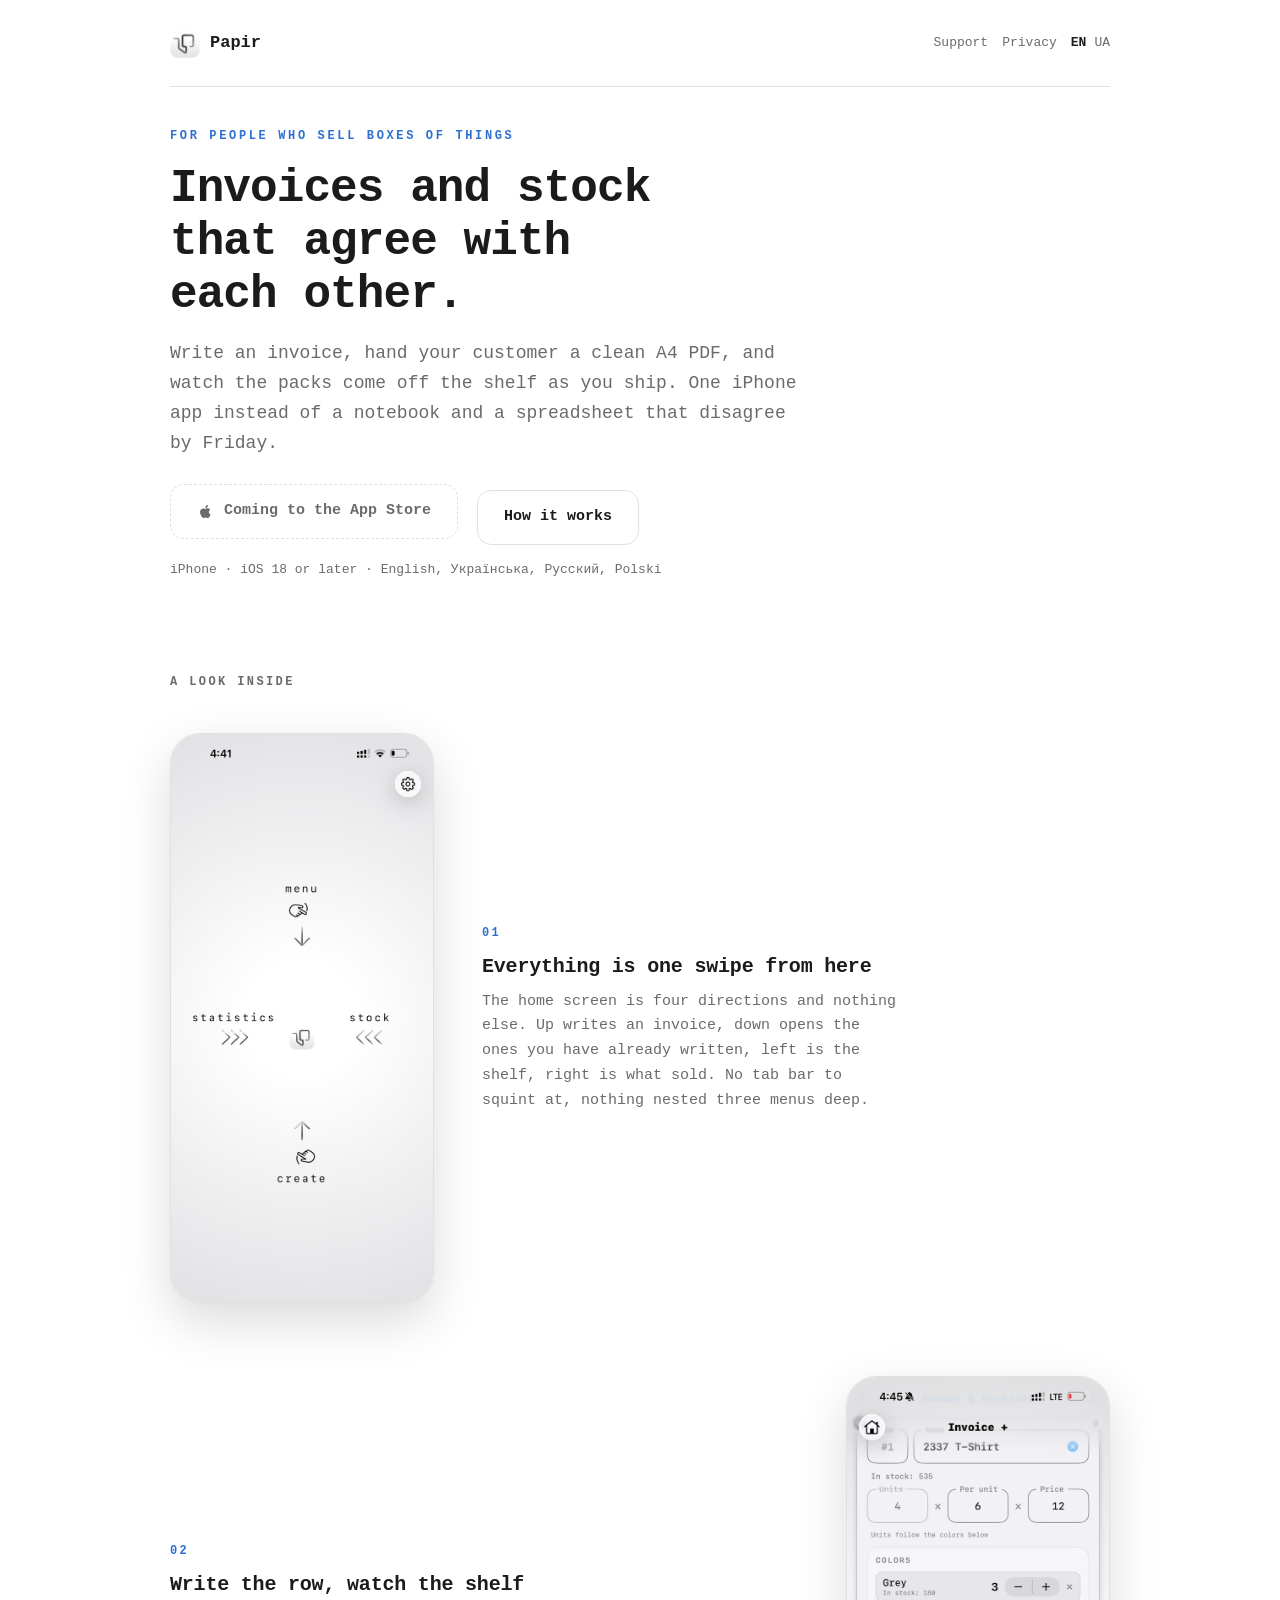
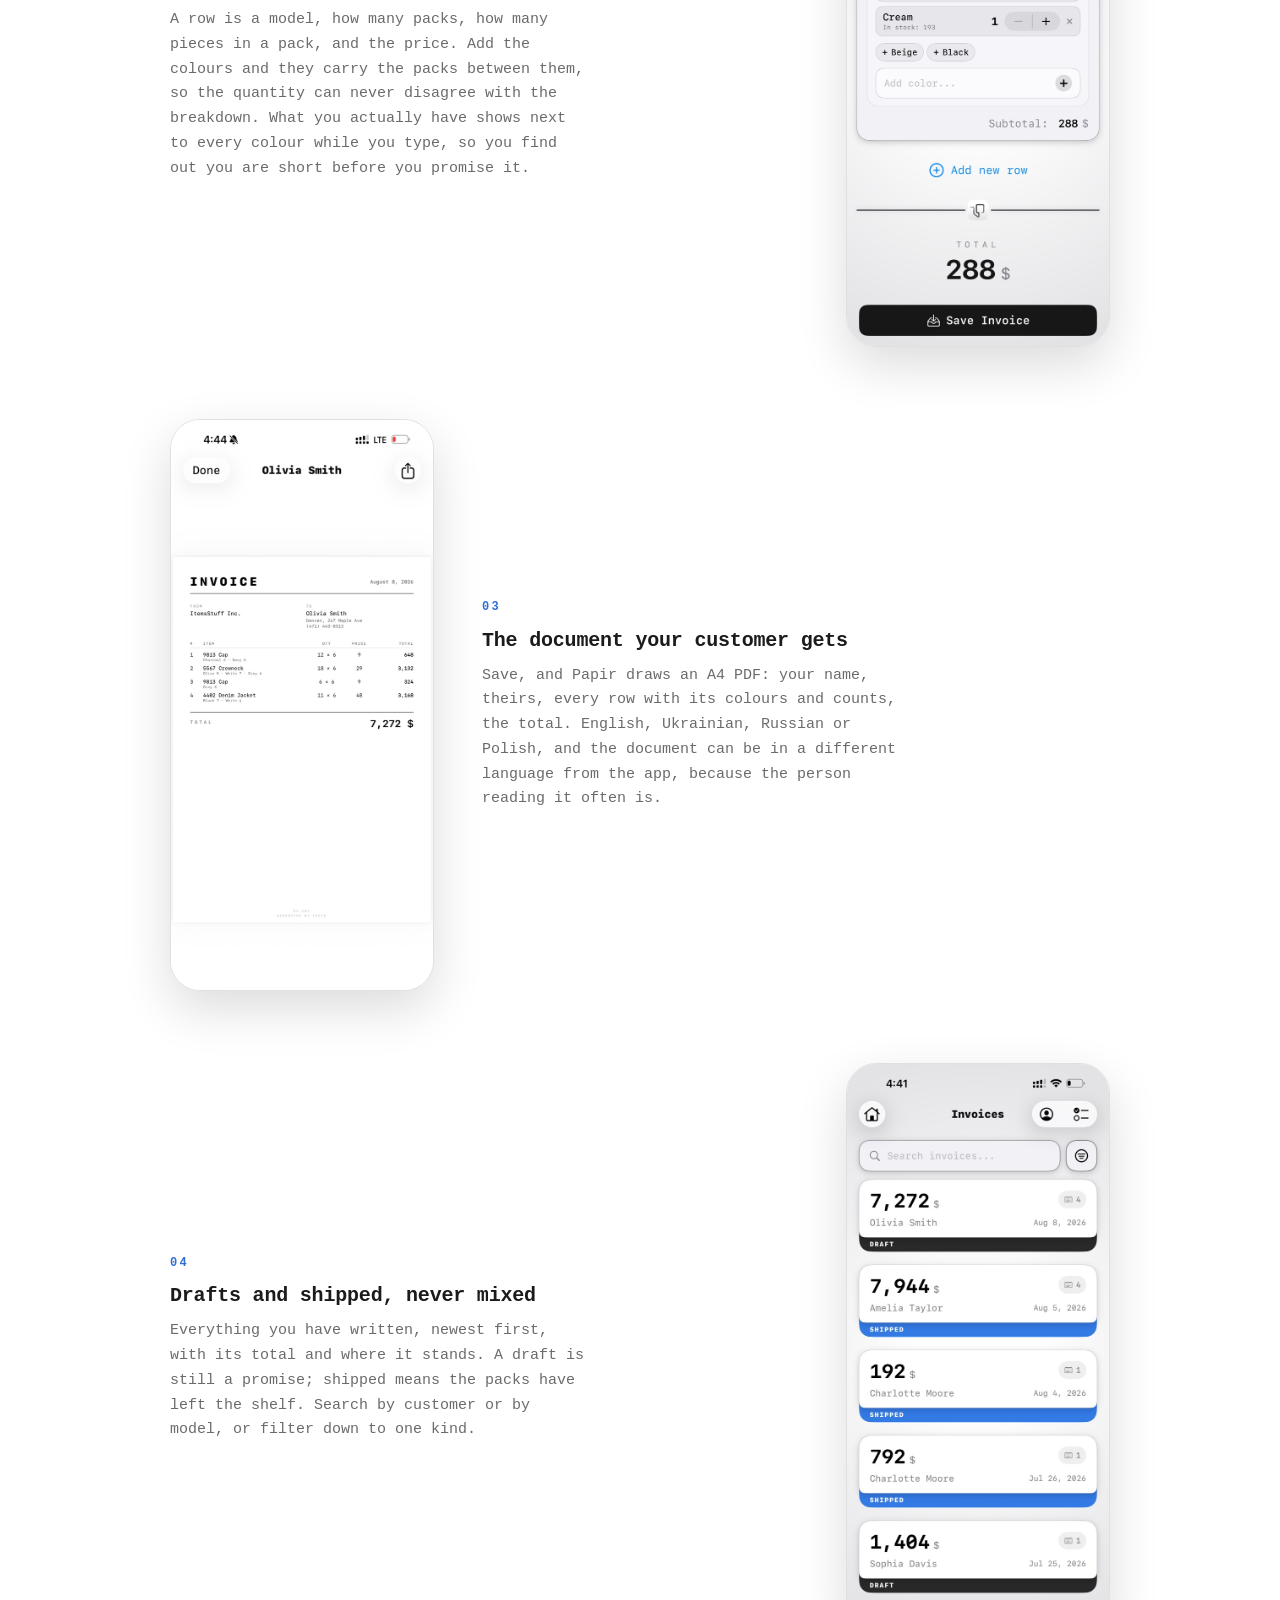
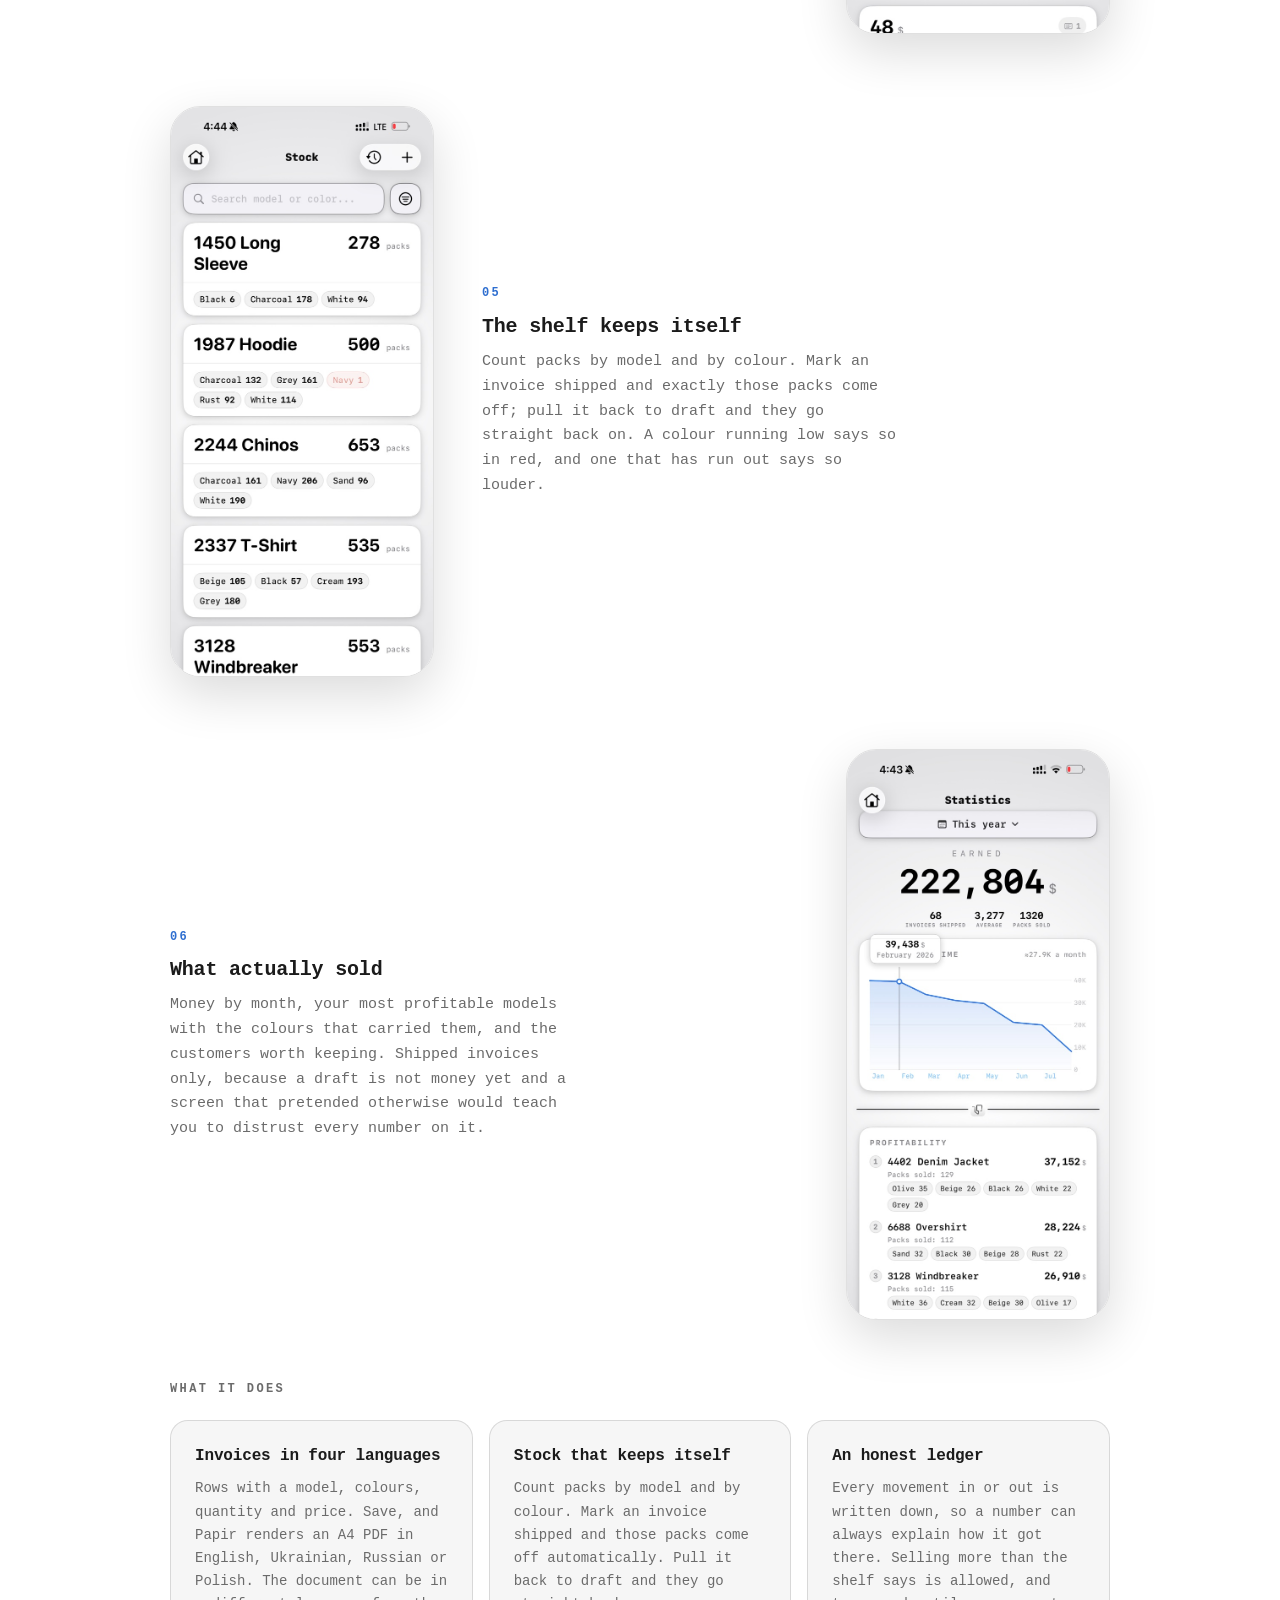
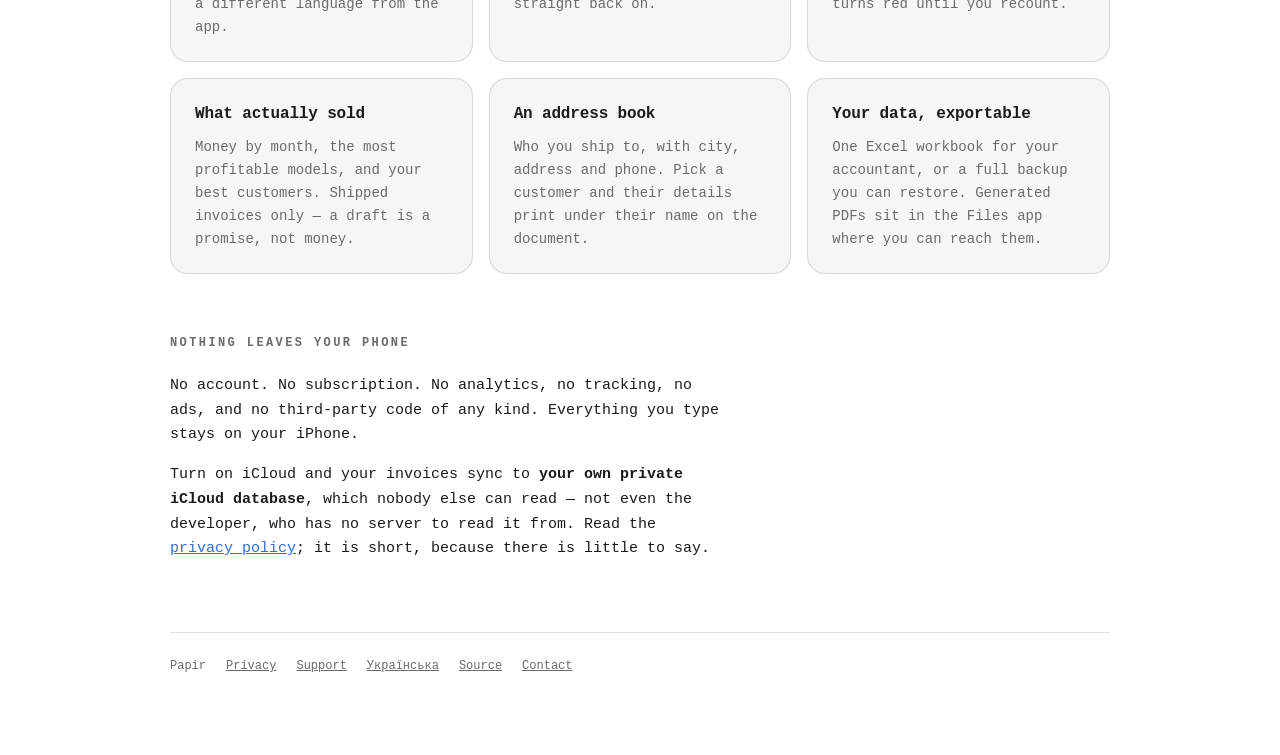
<file: docs/index.html>
<!DOCTYPE html>
<html lang="en">
<head>
<meta charset="utf-8">
<meta name="viewport" content="width=device-width, initial-scale=1">

<title>Papir — Invoices &amp; Stock for small wholesalers</title>
<meta name="description" content="Write an invoice, hand over a clean A4 PDF, and watch the packs come off the shelf as you ship. An iPhone app for small wholesalers. No account, no subscription, nothing leaves your phone.">
<link rel="canonical" href="https://kaisse99.github.io/PapirInvoiceGenerator/">

<link rel="alternate" hreflang="en" href="https://kaisse99.github.io/PapirInvoiceGenerator/">
<link rel="alternate" hreflang="uk" href="https://kaisse99.github.io/PapirInvoiceGenerator/uk.html">
<link rel="alternate" hreflang="x-default" href="https://kaisse99.github.io/PapirInvoiceGenerator/">

<meta property="og:type" content="website">
<meta property="og:site_name" content="Papir">
<meta property="og:title" content="Papir — Invoices &amp; Stock for small wholesalers">
<meta property="og:description" content="Write an invoice, hand over a clean A4 PDF, and watch the packs come off the shelf as you ship. No account, no subscription, nothing leaves your phone.">
<meta property="og:url" content="https://kaisse99.github.io/PapirInvoiceGenerator/">
<meta property="og:image" content="https://kaisse99.github.io/PapirInvoiceGenerator/img/icon.png">
<meta property="og:locale" content="en">
<meta property="og:locale:alternate" content="uk">
<meta name="twitter:card" content="summary_large_image">
<meta name="twitter:title" content="Papir — Invoices &amp; Stock for small wholesalers">
<meta name="twitter:description" content="Invoices, stock and statistics in one iPhone app. No account, no tracking.">
<meta name="twitter:image" content="https://kaisse99.github.io/PapirInvoiceGenerator/img/icon.png">

<link rel="icon" href="img/icon.png">
<link rel="apple-touch-icon" href="img/icon.png">
<link rel="stylesheet" href="site.css">

<script type="application/ld+json">
{
  "@context": "https://schema.org",
  "@type": "SoftwareApplication",
  "name": "Papir",
  "alternateName": "Papir: Invoice & Inventory",
  "applicationCategory": "BusinessApplication",
  "operatingSystem": "iOS 18.0 or later",
  "description": "Invoicing and stock tracking for small wholesalers. Write an invoice, generate an A4 PDF in four languages, and let stock update itself as orders ship.",
  "image": "https://kaisse99.github.io/PapirInvoiceGenerator/img/icon.png",
  "url": "https://kaisse99.github.io/PapirInvoiceGenerator/",
  "inLanguage": ["en", "uk", "ru", "pl"],
  "offers": { "@type": "Offer", "price": "0", "priceCurrency": "USD" },
  "author": { "@type": "Person", "name": "Mykyta Varnikov" }
}
</script>
</head>
<body>
<div class="wrap">

<nav>
  <a class="brand" href="index.html">
    <img src="img/icon.png" alt="Papir app icon" width="30" height="30">
    <span>Papir</span>
  </a>
  <span class="spacer"></span>
  <a class="link" href="support.html">Support</a>
  <a class="link" href="privacy.html">Privacy</a>
  <span class="langs">
    <a href="index.html" aria-current="true">EN</a>
    <a href="uk.html">UA</a>
  </span>
</nav>

<header class="hero">
  <p class="kicker">For people who sell boxes of things</p>
  <h1>Invoices and stock that agree with each other.</h1>
  <p class="lede">Write an invoice, hand your customer a clean A4 PDF, and watch the
  packs come off the shelf as you ship. One iPhone app instead of a notebook and a
  spreadsheet that disagree by Friday.</p>
  <!-- When Papir is live on the App Store, replace the span below with:
       <a class="cta store" href="https://apps.apple.com/app/id6771679178">
         <svg viewBox="0 0 24 24" aria-hidden="true"><path d="M16.7 12.8c0-2.3 1.9-3.4 2-3.5-1.1-1.6-2.8-1.8-3.4-1.8-1.4-.1-2.8.9-3.5.9-.7 0-1.8-.9-3-.8-1.5 0-2.9.9-3.7 2.2-1.6 2.7-.4 6.8 1.1 9 .8 1.1 1.7 2.3 2.9 2.3 1.2 0 1.6-.7 3-.7s1.8.7 3 .7c1.2 0 2-1.1 2.8-2.2.9-1.3 1.2-2.5 1.3-2.6-.1 0-2.5-1-2.5-3.5zM14.5 5.9c.6-.8 1-1.9.9-3-.9 0-2.1.6-2.7 1.4-.6.7-1.1 1.8-1 2.9 1 .1 2.1-.5 2.8-1.3z"/></svg>
         Download on the App Store
       </a>
       and add "downloadUrl" with the same address to the JSON-LD block above. -->
  <span class="cta store pending" aria-disabled="true">
    <svg viewBox="0 0 24 24" aria-hidden="true"><path d="M16.7 12.8c0-2.3 1.9-3.4 2-3.5-1.1-1.6-2.8-1.8-3.4-1.8-1.4-.1-2.8.9-3.5.9-.7 0-1.8-.9-3-.8-1.5 0-2.9.9-3.7 2.2-1.6 2.7-.4 6.8 1.1 9 .8 1.1 1.7 2.3 2.9 2.3 1.2 0 1.6-.7 3-.7s1.8.7 3 .7c1.2 0 2-1.1 2.8-2.2.9-1.3 1.2-2.5 1.3-2.6-.1 0-2.5-1-2.5-3.5zM14.5 5.9c.6-.8 1-1.9.9-3-.9 0-2.1.6-2.7 1.4-.6.7-1.1 1.8-1 2.9 1 .1 2.1-.5 2.8-1.3z"/></svg>
    Coming to the App Store
  </span>
  <a class="cta secondary" href="support.html">How it works</a>
  <p class="note">iPhone · iOS 18 or later · English, Українська, Русский, Polski</p>
</header>

<h2 id="tour">A look inside</h2>

<div class="tour">

  <section class="step">
    <figure class="shot">
      <img src="img/1-home.jpg" alt="Papir home screen: swipe up to write an invoice, down for invoices, left for stock, right for statistics" width="620" height="1347" loading="lazy">
    </figure>
    <div class="says">
      <span class="step-index">01</span>
      <h3>Everything is one swipe from here</h3>
      <p>The home screen is four directions and nothing else. Up writes an
      invoice, down opens the ones you have already written, left is the shelf,
      right is what sold. No tab bar to squint at, nothing nested three menus
      deep.</p>
    </div>
  </section>

  <section class="step">
    <figure class="shot">
      <img src="img/2-write.jpg" alt="Writing an invoice row in Papir: model, units, pieces per pack and price, with each colour carrying its own pack count and its stock shown beside it" width="620" height="1347" loading="lazy">
    </figure>
    <div class="says">
      <span class="step-index">02</span>
      <h3>Write the row, watch the shelf</h3>
      <p>A row is a model, how many packs, how many pieces in a pack, and the
      price. Add the colours and they carry the packs between them, so the
      quantity can never disagree with the breakdown. What you actually have
      shows next to every colour while you type, so you find out you are short
      before you promise it.</p>
    </div>
  </section>

  <section class="step">
    <figure class="shot">
      <img src="img/3-pdf.jpg" alt="The A4 PDF Papir renders from an invoice: both parties, numbered rows with their colours and quantities, and the total" width="620" height="1347" loading="lazy">
    </figure>
    <div class="says">
      <span class="step-index">03</span>
      <h3>The document your customer gets</h3>
      <p>Save, and Papir draws an A4 PDF: your name, theirs, every row with its
      colours and counts, the total. English, Ukrainian, Russian or Polish, and
      the document can be in a different language from the app, because the
      person reading it often is.</p>
    </div>
  </section>

  <section class="step">
    <figure class="shot">
      <img src="img/4-invoices.jpg" alt="The invoice list in Papir, each card showing its total, the customer, the date and whether it is a draft or shipped" width="620" height="1347" loading="lazy">
    </figure>
    <div class="says">
      <span class="step-index">04</span>
      <h3>Drafts and shipped, never mixed</h3>
      <p>Everything you have written, newest first, with its total and where it
      stands. A draft is still a promise; shipped means the packs have left the
      shelf. Search by customer or by model, or filter down to one kind.</p>
    </div>
  </section>

  <section class="step">
    <figure class="shot">
      <img src="img/5-stock.jpg" alt="The stock screen in Papir: a card per model with its total packs and a chip per colour, one of them low and marked in red" width="620" height="1347" loading="lazy">
    </figure>
    <div class="says">
      <span class="step-index">05</span>
      <h3>The shelf keeps itself</h3>
      <p>Count packs by model and by colour. Mark an invoice shipped and exactly
      those packs come off; pull it back to draft and they go straight back on.
      A colour running low says so in red, and one that has run out says so
      louder.</p>
    </div>
  </section>

  <section class="step">
    <figure class="shot">
      <img src="img/6-statistics.jpg" alt="Papir statistics: money earned this year, a sales chart by month, and the most profitable models with the colours that sold" width="620" height="1347" loading="lazy">
    </figure>
    <div class="says">
      <span class="step-index">06</span>
      <h3>What actually sold</h3>
      <p>Money by month, your most profitable models with the colours that
      carried them, and the customers worth keeping. Shipped invoices only,
      because a draft is not money yet and a screen that pretended otherwise
      would teach you to distrust every number on it.</p>
    </div>
  </section>

</div>

<h2 id="what">What it does</h2>

<div class="grid">
  <div class="card">
    <h3>Invoices in four languages</h3>
    <p>Rows with a model, colours, quantity and price. Save, and Papir renders an
    A4 PDF in English, Ukrainian, Russian or Polish. The document can be in a
    different language from the app.</p>
  </div>
  <div class="card">
    <h3>Stock that keeps itself</h3>
    <p>Count packs by model and by colour. Mark an invoice shipped and those packs
    come off automatically. Pull it back to draft and they go straight back on.</p>
  </div>
  <div class="card">
    <h3>An honest ledger</h3>
    <p>Every movement in or out is written down, so a number can always explain how
    it got there. Selling more than the shelf says is allowed, and turns red until
    you recount.</p>
  </div>
  <div class="card">
    <h3>What actually sold</h3>
    <p>Money by month, the most profitable models, and your best customers. Shipped
    invoices only — a draft is a promise, not money.</p>
  </div>
  <div class="card">
    <h3>An address book</h3>
    <p>Who you ship to, with city, address and phone. Pick a customer and their
    details print under their name on the document.</p>
  </div>
  <div class="card">
    <h3>Your data, exportable</h3>
    <p>One Excel workbook for your accountant, or a full backup you can restore.
    Generated PDFs sit in the Files app where you can reach them.</p>
  </div>
</div>

<h2>Nothing leaves your phone</h2>

<p class="body">No account. No subscription. No analytics, no tracking, no ads, and
no third-party code of any kind. Everything you type stays on your iPhone.</p>

<p class="body">Turn on iCloud and your invoices sync to <strong>your own private
iCloud database</strong>, which nobody else can read — not even the developer, who
has no server to read it from. Read the
<a href="privacy.html">privacy policy</a>; it is short, because there is little
to say.</p>

<footer>
  <span>Papir</span>
  <a href="privacy.html">Privacy</a>
  <a href="support.html">Support</a>
  <a href="uk.html">Українська</a>
  <a href="https://github.com/Kaisse99/PapirInvoiceGenerator">Source</a>
  <a href="mailto:kaisse99uuu@gmail.com">Contact</a>
</footer>

</div>
</body>
</html>
</file>
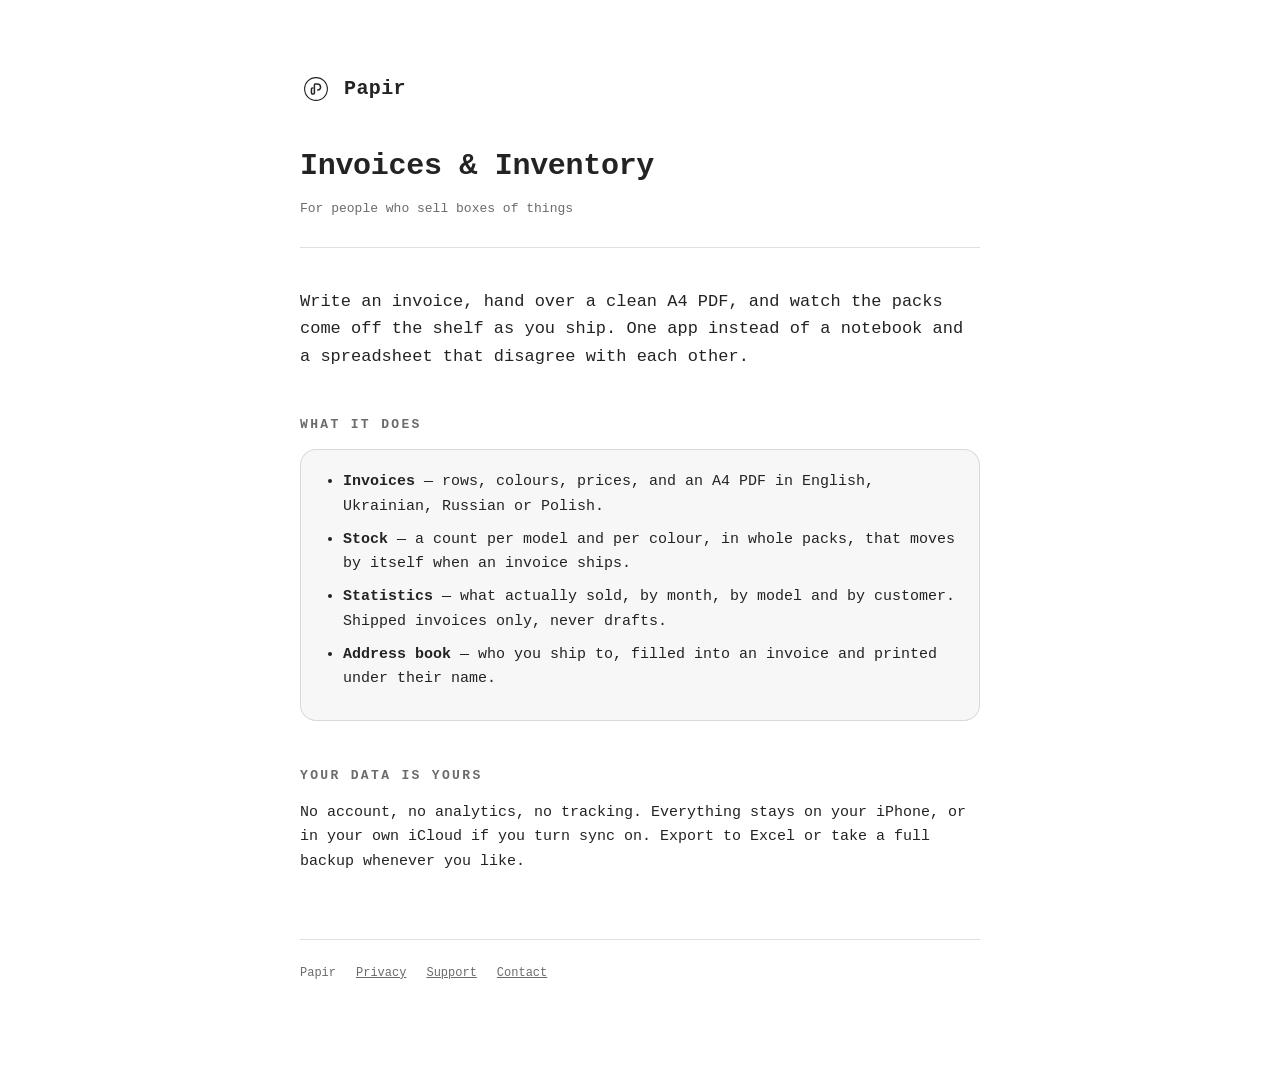
<file: docs/site/index.html>
<!DOCTYPE html>
<html lang="en">
<head>
<meta charset="utf-8">
<meta name="viewport" content="width=device-width, initial-scale=1">
<title>Papir — Invoices &amp; Inventory</title>
<meta name="description" content="Write an invoice, count what is on the shelf, and know what sold. An iPhone app for small wholesalers.">
<link rel="stylesheet" href="style.css">
</head>
<body>
<div class="wrap">

<header>
  <a class="mark" href="index.html">
    <svg width="32" height="32" viewBox="0 0 738 738" aria-hidden="true">
      <circle cx="369" cy="369" r="262" fill="none" stroke="currentColor" stroke-width="26"/>
      <path d="M408.751 391.264C502.091 391.264 491.609 256 400.765 256C374.793 256 358.082 256 347.46 256C336.414 256 332.382 264.954 332.382 276V462C332.382 473.046 323.428 482 312.382 482H284C272.954 482 264 473.046 264 462V364.636C264 353.59 272.954 344.636 284 344.636H291.952" fill="none" stroke="currentColor" stroke-width="34" stroke-linecap="round"/>
    </svg>
    <span>Papir</span>
  </a>
  <h1>Invoices &amp; Inventory</h1>
  <p class="sub">For people who sell boxes of things</p>
</header>

<p class="lede">Write an invoice, hand over a clean A4 PDF, and watch the packs
come off the shelf as you ship. One app instead of a notebook and a
spreadsheet that disagree with each other.</p>

<h2>What it does</h2>

<div class="card">
<ul>
  <li><strong>Invoices</strong> — rows, colours, prices, and an A4 PDF in
  English, Ukrainian, Russian or Polish.</li>
  <li><strong>Stock</strong> — a count per model and per colour, in whole
  packs, that moves by itself when an invoice ships.</li>
  <li><strong>Statistics</strong> — what actually sold, by month, by model and
  by customer. Shipped invoices only, never drafts.</li>
  <li><strong>Address book</strong> — who you ship to, filled into an invoice
  and printed under their name.</li>
</ul>
</div>

<h2>Your data is yours</h2>

<p>No account, no analytics, no tracking. Everything stays on your iPhone, or
in your own iCloud if you turn sync on. Export to Excel or take a full backup
whenever you like.</p>

<footer>
  <span>Papir</span>
  <a href="privacy.html">Privacy</a>
  <a href="support.html">Support</a>
  <a href="mailto:kaisse99uuu@gmail.com">Contact</a>
</footer>

</div>
</body>
</html>
</file>
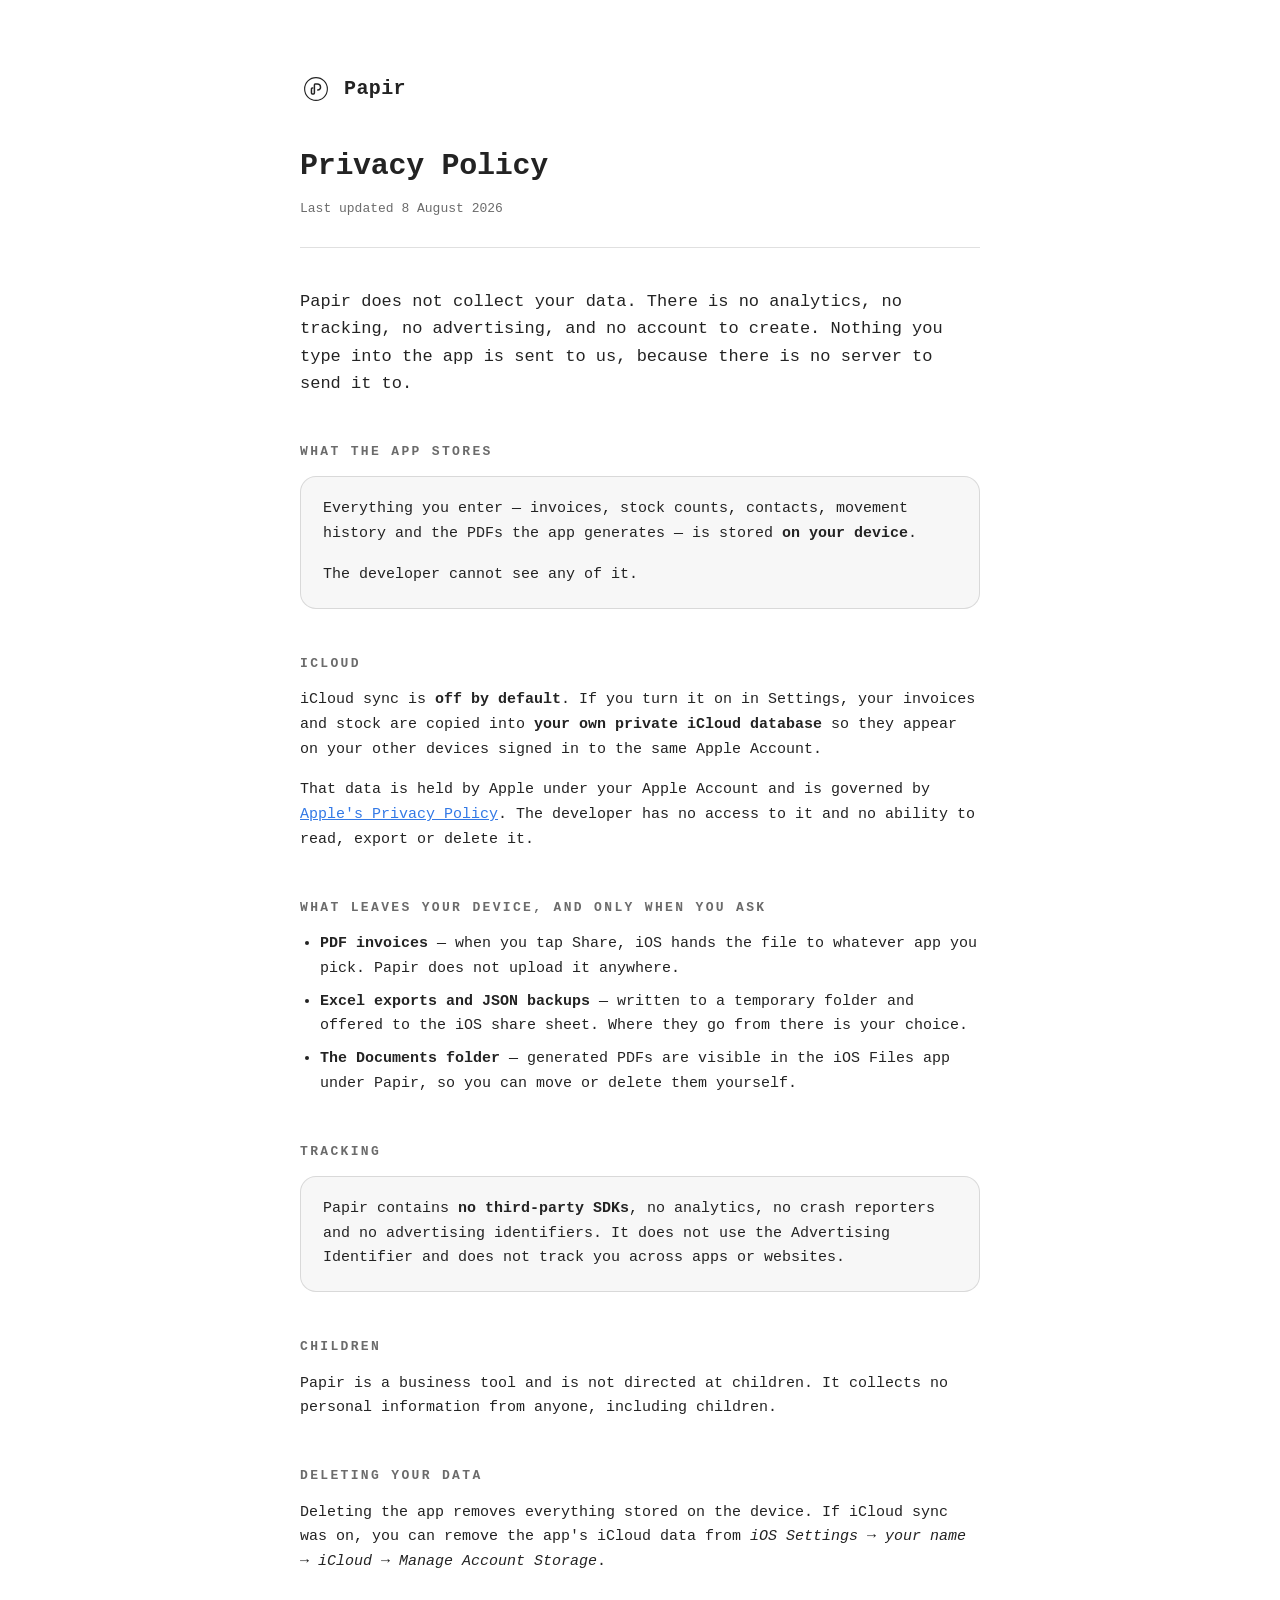
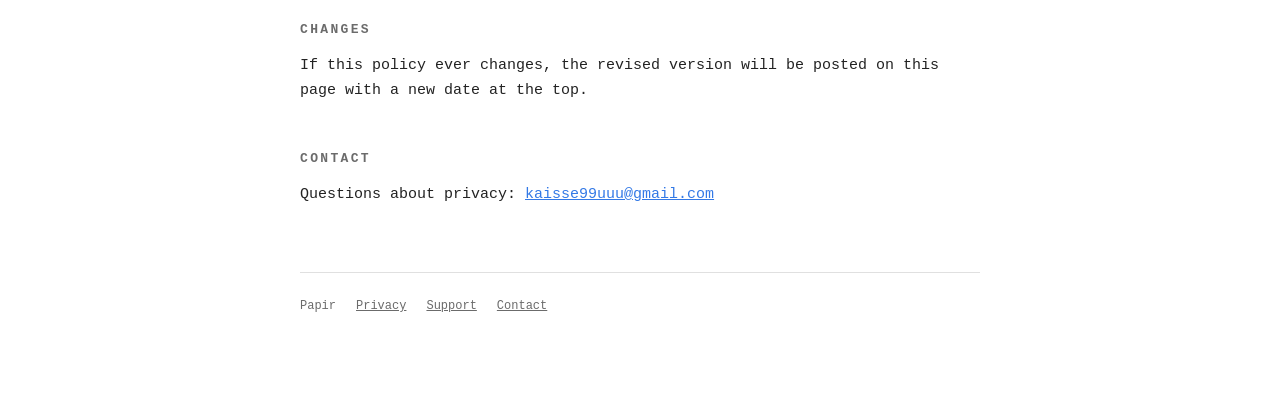
<file: docs/privacy.html>
<!DOCTYPE html>
<html lang="en">
<head>
<meta charset="utf-8">
<meta name="viewport" content="width=device-width, initial-scale=1">
<title>Privacy Policy — Papir</title>
<meta name="description" content="Papir collects nothing. Your invoices and stock stay on your device, or in your own iCloud account.">
<link rel="stylesheet" href="style.css">
</head>
<body>
<div class="wrap">

<header>
  <a class="mark" href="index.html">
    <svg width="32" height="32" viewBox="0 0 738 738" aria-hidden="true">
      <circle cx="369" cy="369" r="262" fill="none" stroke="currentColor" stroke-width="26"/>
      <path d="M408.751 391.264C502.091 391.264 491.609 256 400.765 256C374.793 256 358.082 256 347.46 256C336.414 256 332.382 264.954 332.382 276V462C332.382 473.046 323.428 482 312.382 482H284C272.954 482 264 473.046 264 462V364.636C264 353.59 272.954 344.636 284 344.636H291.952" fill="none" stroke="currentColor" stroke-width="34" stroke-linecap="round"/>
    </svg>
    <span>Papir</span>
  </a>
  <h1>Privacy Policy</h1>
  <p class="sub">Last updated 8 August 2026</p>
</header>

<p class="lede">Papir does not collect your data. There is no analytics, no
tracking, no advertising, and no account to create. Nothing you type into the
app is sent to us, because there is no server to send it to.</p>

<h2>What the app stores</h2>

<div class="card">
<p>Everything you enter — invoices, stock counts, contacts, movement history
and the PDFs the app generates — is stored <strong>on your device</strong>.</p>
<p>The developer cannot see any of it.</p>
</div>

<h2>iCloud</h2>

<p>iCloud sync is <strong>off by default</strong>. If you turn it on in
Settings, your invoices and stock are copied into <strong>your own private
iCloud database</strong> so they appear on your other devices signed in to the
same Apple Account.</p>

<p>That data is held by Apple under your Apple Account and is governed by
<a href="https://www.apple.com/legal/privacy/">Apple's Privacy Policy</a>. The
developer has no access to it and no ability to read, export or delete it.</p>

<h2>What leaves your device, and only when you ask</h2>

<ul>
  <li><strong>PDF invoices</strong> — when you tap Share, iOS hands the file to
  whatever app you pick. Papir does not upload it anywhere.</li>
  <li><strong>Excel exports and JSON backups</strong> — written to a temporary
  folder and offered to the iOS share sheet. Where they go from there is your
  choice.</li>
  <li><strong>The Documents folder</strong> — generated PDFs are visible in the
  iOS Files app under Papir, so you can move or delete them yourself.</li>
</ul>

<h2>Tracking</h2>

<div class="card">
<p>Papir contains <strong>no third-party SDKs</strong>, no analytics, no crash
reporters and no advertising identifiers. It does not use the Advertising
Identifier and does not track you across apps or websites.</p>
</div>

<h2>Children</h2>

<p>Papir is a business tool and is not directed at children. It collects no
personal information from anyone, including children.</p>

<h2>Deleting your data</h2>

<p>Deleting the app removes everything stored on the device. If iCloud sync was
on, you can remove the app's iCloud data from
<em>iOS Settings → your name → iCloud → Manage Account Storage</em>.</p>

<h2>Changes</h2>

<p>If this policy ever changes, the revised version will be posted on this page
with a new date at the top.</p>

<h2>Contact</h2>

<p>Questions about privacy: <a href="mailto:kaisse99uuu@gmail.com">kaisse99uuu@gmail.com</a></p>

<footer>
  <span>Papir</span>
  <a href="privacy.html">Privacy</a>
  <a href="support.html">Support</a>
  <a href="mailto:kaisse99uuu@gmail.com">Contact</a>
</footer>

</div>
</body>
</html>
</file>
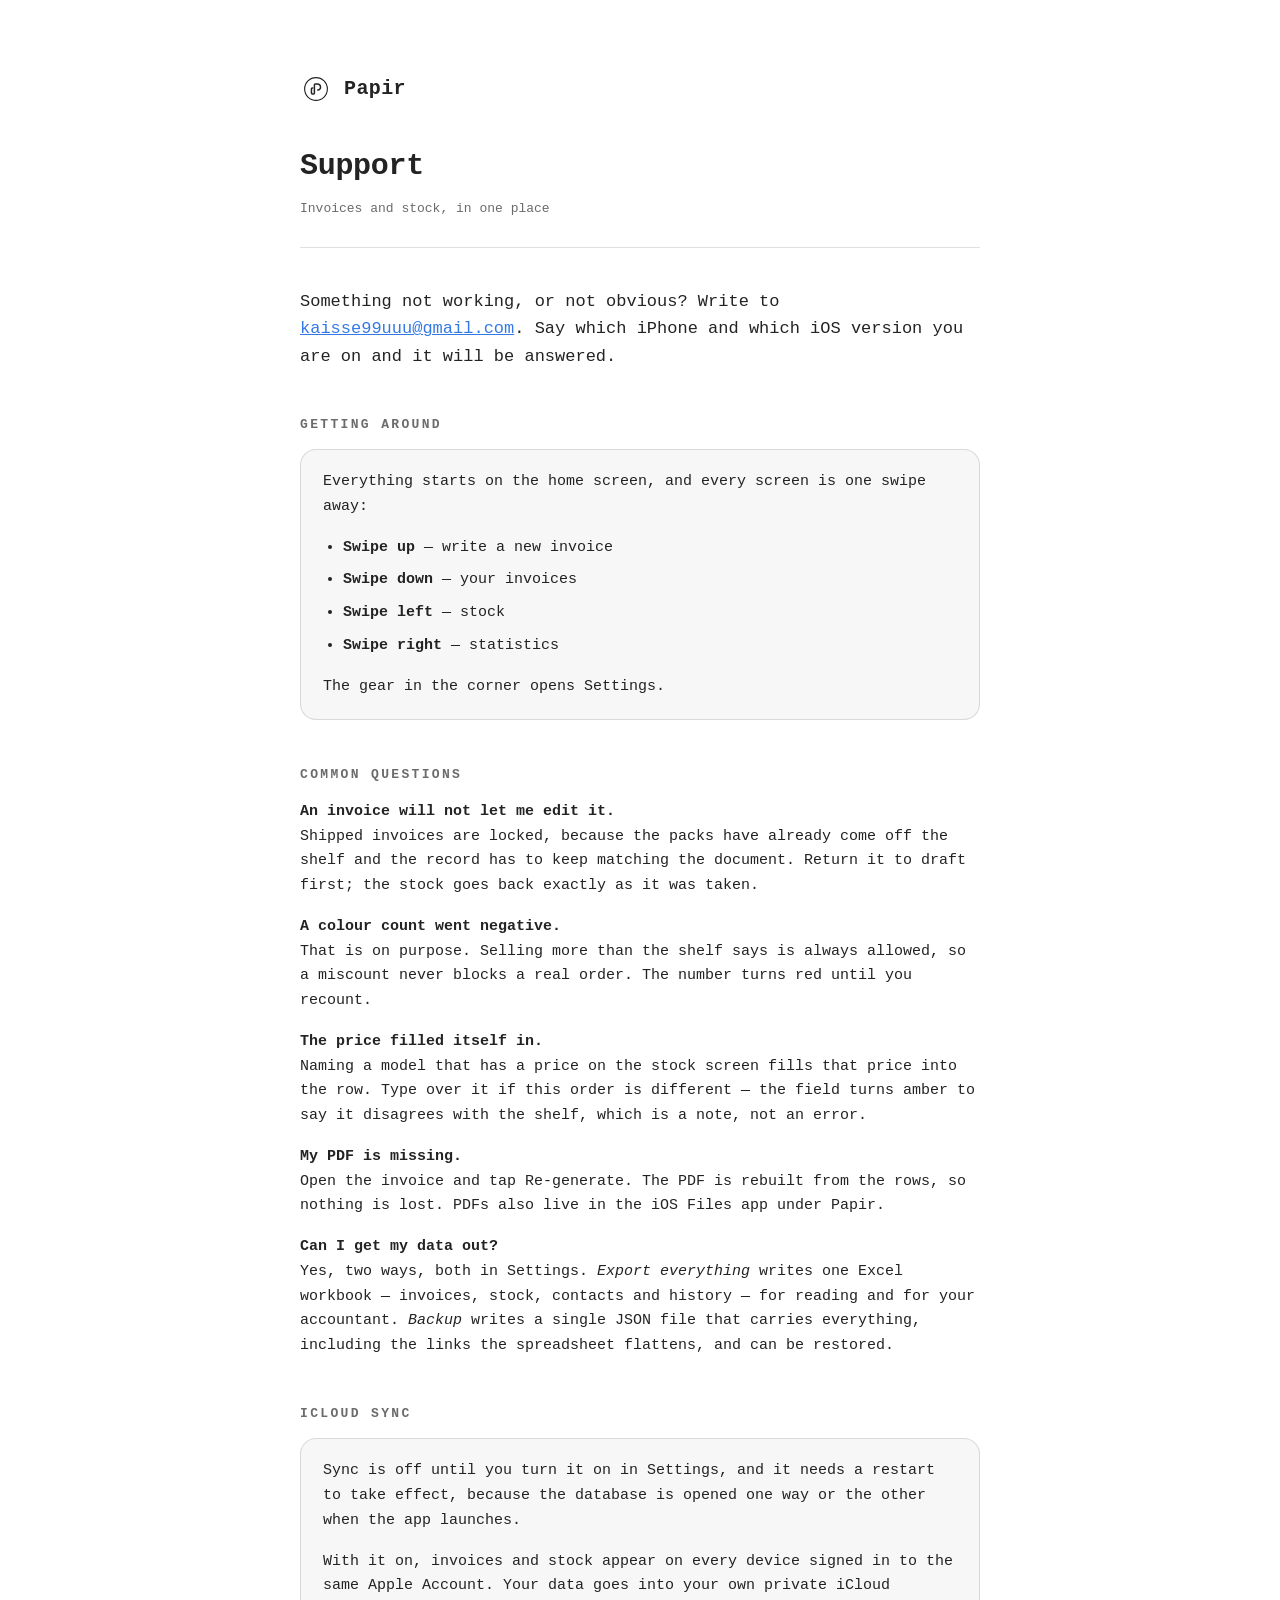
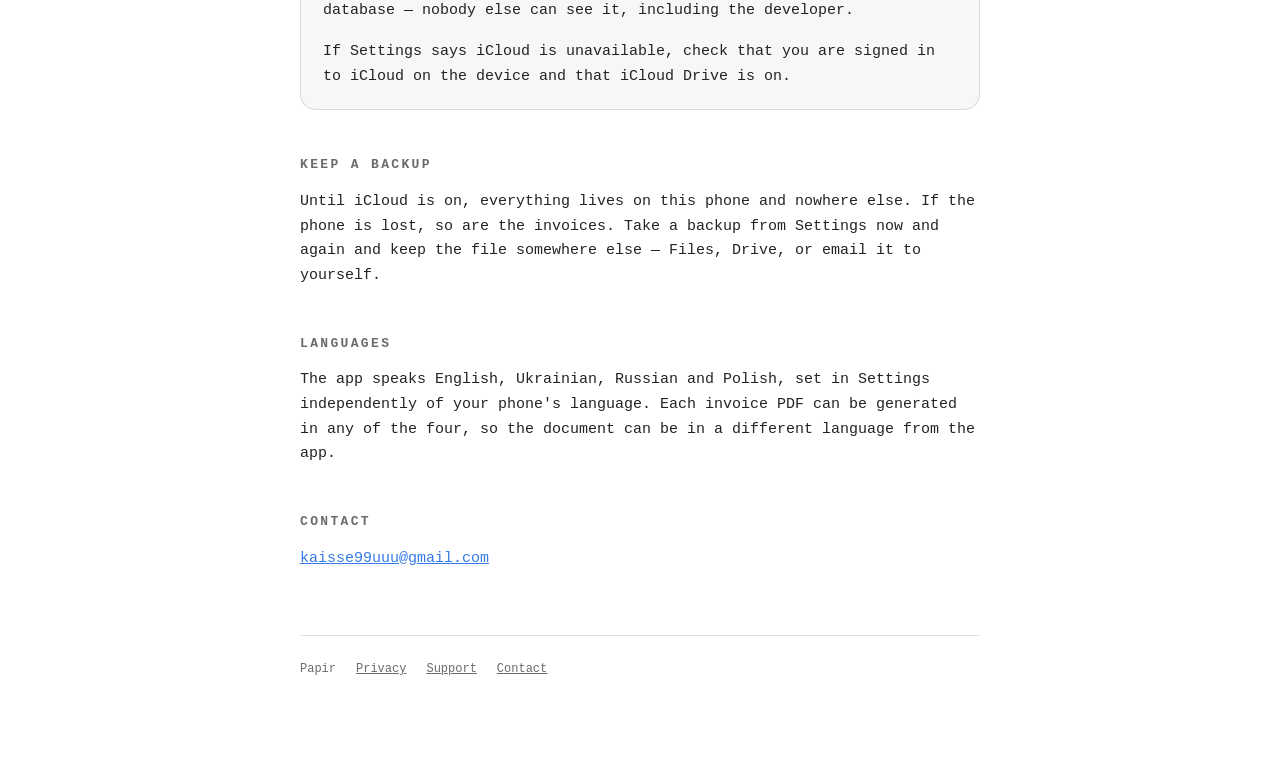
<file: docs/support.html>
<!DOCTYPE html>
<html lang="en">
<head>
<meta charset="utf-8">
<meta name="viewport" content="width=device-width, initial-scale=1">
<title>Support — Papir</title>
<meta name="description" content="Help for Papir: invoices, stock, iCloud sync, backups and getting your data out.">
<link rel="stylesheet" href="style.css">
</head>
<body>
<div class="wrap">

<header>
  <a class="mark" href="index.html">
    <svg width="32" height="32" viewBox="0 0 738 738" aria-hidden="true">
      <circle cx="369" cy="369" r="262" fill="none" stroke="currentColor" stroke-width="26"/>
      <path d="M408.751 391.264C502.091 391.264 491.609 256 400.765 256C374.793 256 358.082 256 347.46 256C336.414 256 332.382 264.954 332.382 276V462C332.382 473.046 323.428 482 312.382 482H284C272.954 482 264 473.046 264 462V364.636C264 353.59 272.954 344.636 284 344.636H291.952" fill="none" stroke="currentColor" stroke-width="34" stroke-linecap="round"/>
    </svg>
    <span>Papir</span>
  </a>
  <h1>Support</h1>
  <p class="sub">Invoices and stock, in one place</p>
</header>

<p class="lede">Something not working, or not obvious? Write to
<a href="mailto:kaisse99uuu@gmail.com">kaisse99uuu@gmail.com</a>. Say which
iPhone and which iOS version you are on and it will be answered.</p>

<h2>Getting around</h2>

<div class="card">
<p>Everything starts on the home screen, and every screen is one swipe away:</p>
<ul>
  <li><strong>Swipe up</strong> — write a new invoice</li>
  <li><strong>Swipe down</strong> — your invoices</li>
  <li><strong>Swipe left</strong> — stock</li>
  <li><strong>Swipe right</strong> — statistics</li>
</ul>
<p>The gear in the corner opens Settings.</p>
</div>

<h2>Common questions</h2>

<p><strong>An invoice will not let me edit it.</strong><br>
Shipped invoices are locked, because the packs have already come off the shelf
and the record has to keep matching the document. Return it to draft first;
the stock goes back exactly as it was taken.</p>

<p><strong>A colour count went negative.</strong><br>
That is on purpose. Selling more than the shelf says is always allowed, so a
miscount never blocks a real order. The number turns red until you recount.</p>

<p><strong>The price filled itself in.</strong><br>
Naming a model that has a price on the stock screen fills that price into the
row. Type over it if this order is different — the field turns amber to say it
disagrees with the shelf, which is a note, not an error.</p>

<p><strong>My PDF is missing.</strong><br>
Open the invoice and tap Re-generate. The PDF is rebuilt from the rows, so
nothing is lost. PDFs also live in the iOS Files app under Papir.</p>

<p><strong>Can I get my data out?</strong><br>
Yes, two ways, both in Settings. <em>Export everything</em> writes one Excel
workbook — invoices, stock, contacts and history — for reading and for your
accountant. <em>Backup</em> writes a single JSON file that carries everything,
including the links the spreadsheet flattens, and can be restored.</p>

<h2>iCloud sync</h2>

<div class="card">
<p>Sync is off until you turn it on in Settings, and it needs a restart to take
effect, because the database is opened one way or the other when the app
launches.</p>
<p>With it on, invoices and stock appear on every device signed in to the same
Apple Account. Your data goes into your own private iCloud database — nobody
else can see it, including the developer.</p>
<p>If Settings says iCloud is unavailable, check that you are signed in to
iCloud on the device and that iCloud Drive is on.</p>
</div>

<h2>Keep a backup</h2>

<p>Until iCloud is on, everything lives on this phone and nowhere else. If the
phone is lost, so are the invoices. Take a backup from Settings now and again
and keep the file somewhere else — Files, Drive, or email it to yourself.</p>

<h2>Languages</h2>

<p>The app speaks English, Ukrainian, Russian and Polish, set in Settings
independently of your phone's language. Each invoice PDF can be generated in
any of the four, so the document can be in a different language from the app.</p>

<h2>Contact</h2>

<p><a href="mailto:kaisse99uuu@gmail.com">kaisse99uuu@gmail.com</a></p>

<footer>
  <span>Papir</span>
  <a href="privacy.html">Privacy</a>
  <a href="support.html">Support</a>
  <a href="mailto:kaisse99uuu@gmail.com">Contact</a>
</footer>

</div>
</body>
</html>
</file>
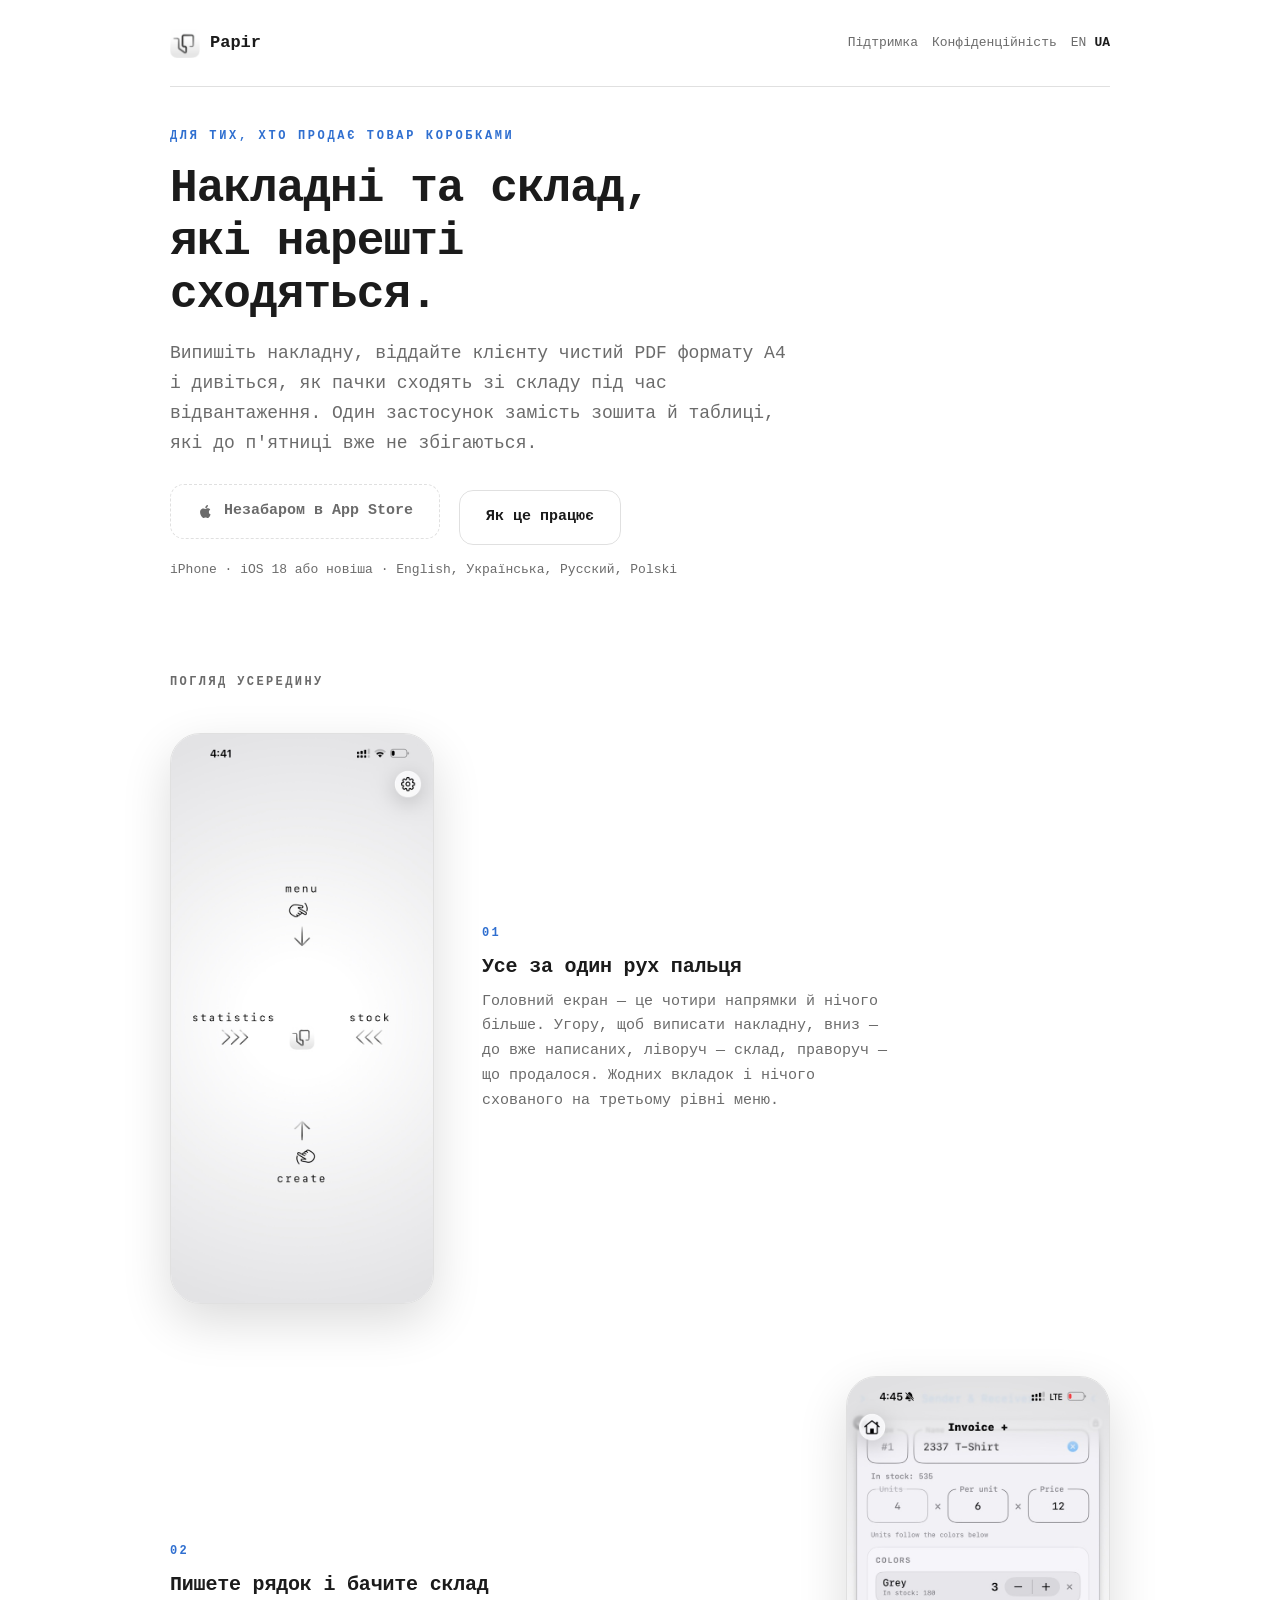
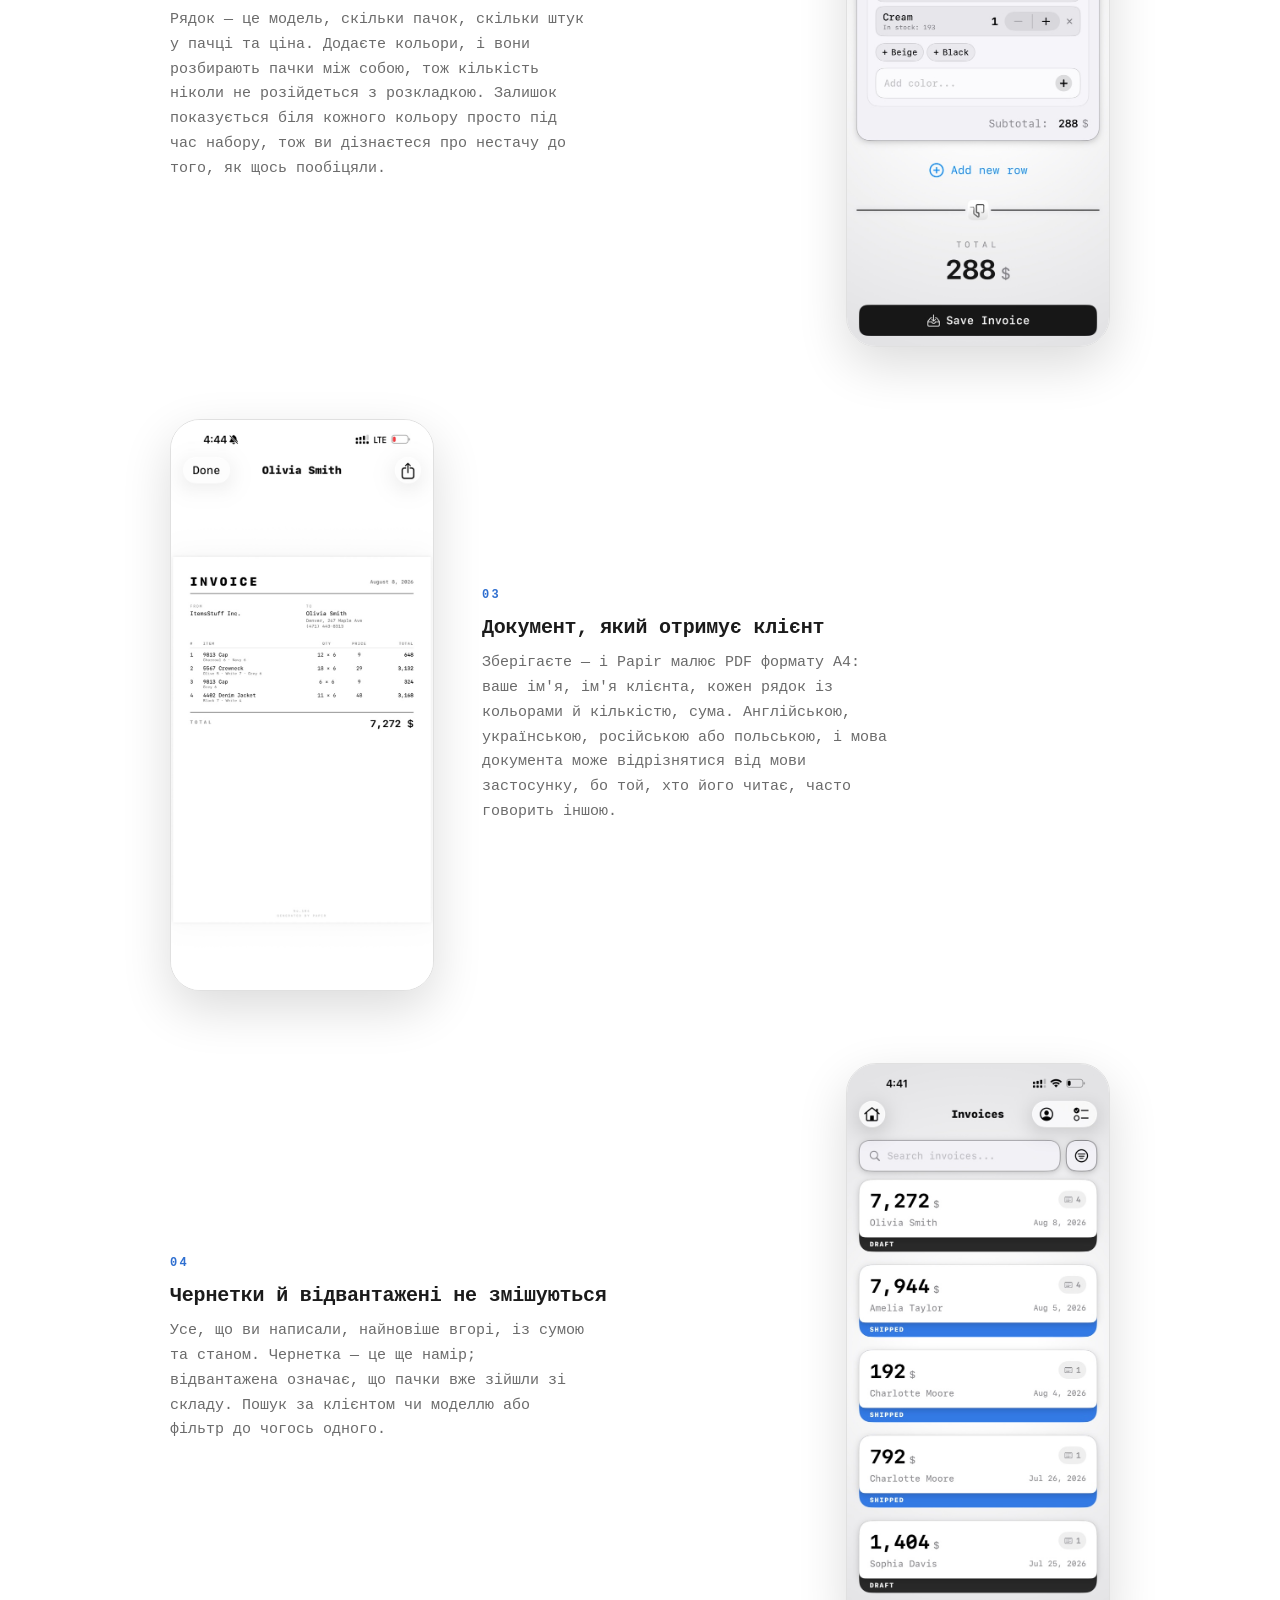
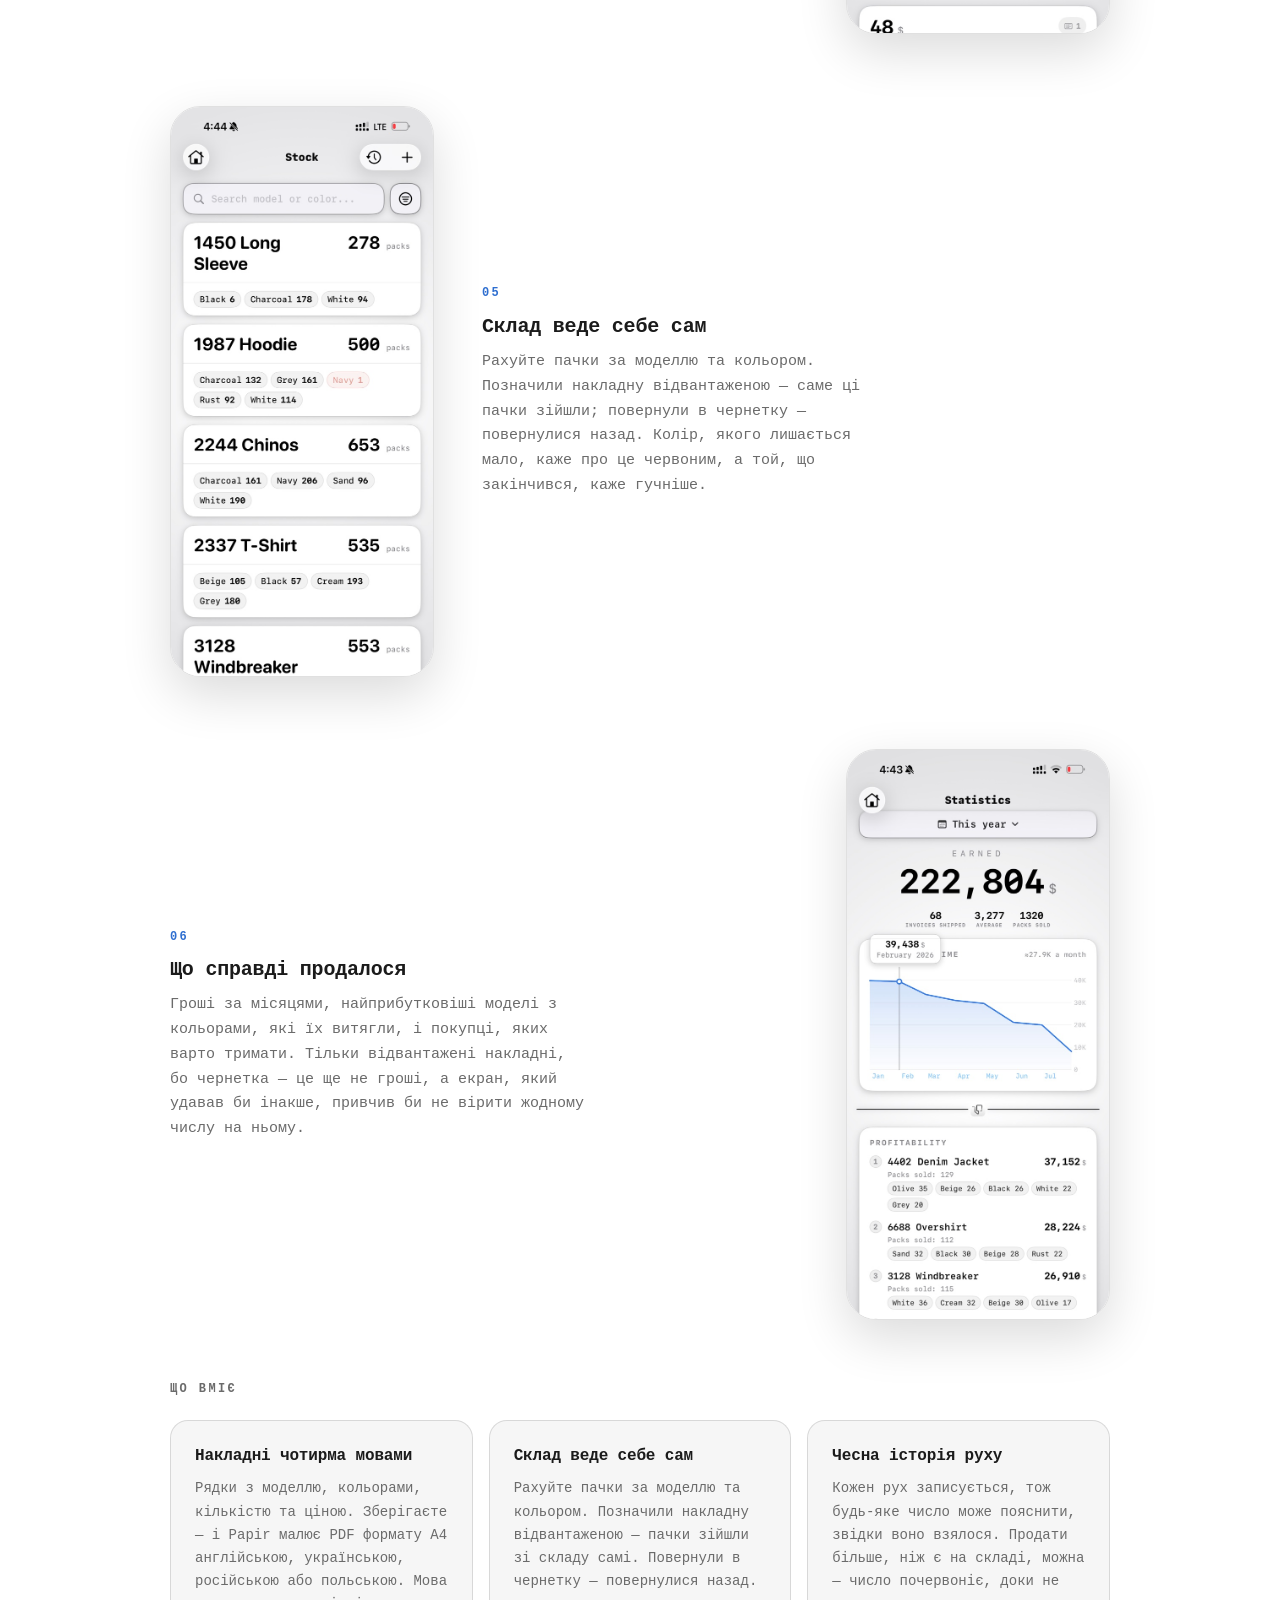
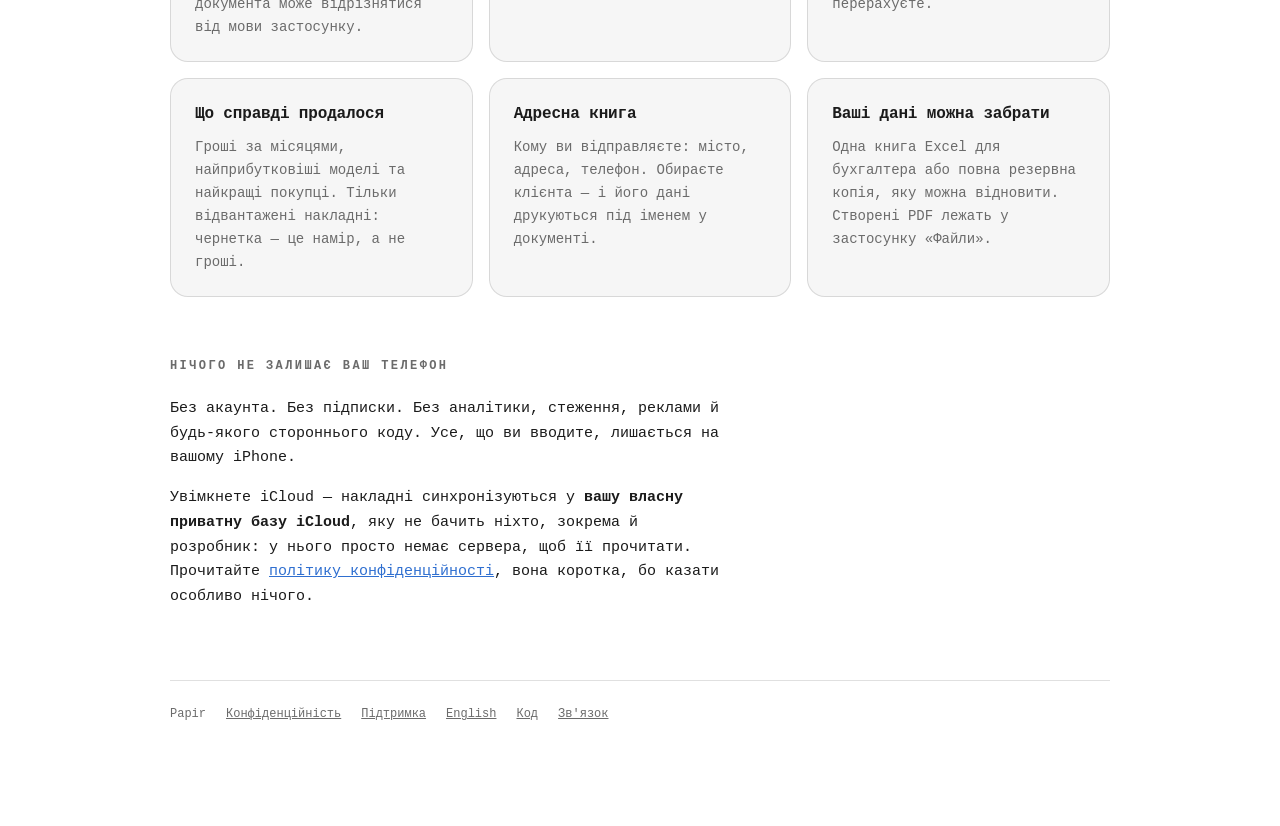
<file: docs/uk.html>
<!DOCTYPE html>
<html lang="uk">
<head>
<meta charset="utf-8">
<meta name="viewport" content="width=device-width, initial-scale=1">

<title>Papir — накладні та склад для невеликого гурту</title>
<meta name="description" content="Випишіть накладну, віддайте клієнту чистий PDF формату A4 і дивіться, як пачки сходять зі складу під час відвантаження. Застосунок для iPhone. Без акаунта, без підписки, нічого не залишає телефон.">
<link rel="canonical" href="https://kaisse99.github.io/PapirInvoiceGenerator/uk.html">

<link rel="alternate" hreflang="en" href="https://kaisse99.github.io/PapirInvoiceGenerator/">
<link rel="alternate" hreflang="uk" href="https://kaisse99.github.io/PapirInvoiceGenerator/uk.html">
<link rel="alternate" hreflang="x-default" href="https://kaisse99.github.io/PapirInvoiceGenerator/">

<meta property="og:type" content="website">
<meta property="og:site_name" content="Papir">
<meta property="og:title" content="Papir — накладні та склад для невеликого гурту">
<meta property="og:description" content="Випишіть накладну, віддайте клієнту чистий PDF, і склад оновиться сам. Без акаунта, без підписки, нічого не залишає телефон.">
<meta property="og:url" content="https://kaisse99.github.io/PapirInvoiceGenerator/uk.html">
<meta property="og:image" content="https://kaisse99.github.io/PapirInvoiceGenerator/img/icon.png">
<meta property="og:locale" content="uk">
<meta property="og:locale:alternate" content="en">
<meta name="twitter:card" content="summary_large_image">
<meta name="twitter:title" content="Papir — накладні та склад">
<meta name="twitter:description" content="Накладні, склад і статистика в одному застосунку для iPhone.">
<meta name="twitter:image" content="https://kaisse99.github.io/PapirInvoiceGenerator/img/icon.png">

<link rel="icon" href="img/icon.png">
<link rel="apple-touch-icon" href="img/icon.png">
<link rel="stylesheet" href="site.css">

<script type="application/ld+json">
{
  "@context": "https://schema.org",
  "@type": "SoftwareApplication",
  "name": "Papir",
  "alternateName": "Papir: Invoice & Inventory",
  "applicationCategory": "BusinessApplication",
  "operatingSystem": "iOS 18.0 або новіша",
  "description": "Накладні та облік складу для невеликого гуртового бізнесу. Випишіть накладну, отримайте PDF чотирма мовами, і склад оновиться сам під час відвантаження.",
  "image": "https://kaisse99.github.io/PapirInvoiceGenerator/img/icon.png",
  "url": "https://kaisse99.github.io/PapirInvoiceGenerator/uk.html",
  "inLanguage": ["uk", "en", "ru", "pl"],
  "offers": { "@type": "Offer", "price": "0", "priceCurrency": "UAH" },
  "author": { "@type": "Person", "name": "Mykyta Varnikov" }
}
</script>
</head>
<body>
<div class="wrap">

<nav>
  <a class="brand" href="uk.html">
    <img src="img/icon.png" alt="Іконка застосунку Papir" width="30" height="30">
    <span>Papir</span>
  </a>
  <span class="spacer"></span>
  <a class="link" href="support.html">Підтримка</a>
  <a class="link" href="privacy.html">Конфіденційність</a>
  <span class="langs">
    <a href="index.html">EN</a>
    <a href="uk.html" aria-current="true">UA</a>
  </span>
</nav>

<header class="hero">
  <p class="kicker">Для тих, хто продає товар коробками</p>
  <h1>Накладні та склад, які нарешті сходяться.</h1>
  <p class="lede">Випишіть накладну, віддайте клієнту чистий PDF формату A4 і
  дивіться, як пачки сходять зі складу під час відвантаження. Один застосунок
  замість зошита й таблиці, які до п'ятниці вже не збігаються.</p>
  <!-- When Papir is live on the App Store, replace the span below with:
       <a class="cta store" href="https://apps.apple.com/app/id6771679178">
         <svg viewBox="0 0 24 24" aria-hidden="true"><path d="M16.7 12.8c0-2.3 1.9-3.4 2-3.5-1.1-1.6-2.8-1.8-3.4-1.8-1.4-.1-2.8.9-3.5.9-.7 0-1.8-.9-3-.8-1.5 0-2.9.9-3.7 2.2-1.6 2.7-.4 6.8 1.1 9 .8 1.1 1.7 2.3 2.9 2.3 1.2 0 1.6-.7 3-.7s1.8.7 3 .7c1.2 0 2-1.1 2.8-2.2.9-1.3 1.2-2.5 1.3-2.6-.1 0-2.5-1-2.5-3.5zM14.5 5.9c.6-.8 1-1.9.9-3-.9 0-2.1.6-2.7 1.4-.6.7-1.1 1.8-1 2.9 1 .1 2.1-.5 2.8-1.3z"/></svg>
         Завантажити в App Store
       </a> -->
  <span class="cta store pending" aria-disabled="true">
    <svg viewBox="0 0 24 24" aria-hidden="true"><path d="M16.7 12.8c0-2.3 1.9-3.4 2-3.5-1.1-1.6-2.8-1.8-3.4-1.8-1.4-.1-2.8.9-3.5.9-.7 0-1.8-.9-3-.8-1.5 0-2.9.9-3.7 2.2-1.6 2.7-.4 6.8 1.1 9 .8 1.1 1.7 2.3 2.9 2.3 1.2 0 1.6-.7 3-.7s1.8.7 3 .7c1.2 0 2-1.1 2.8-2.2.9-1.3 1.2-2.5 1.3-2.6-.1 0-2.5-1-2.5-3.5zM14.5 5.9c.6-.8 1-1.9.9-3-.9 0-2.1.6-2.7 1.4-.6.7-1.1 1.8-1 2.9 1 .1 2.1-.5 2.8-1.3z"/></svg>
    Незабаром в App Store
  </span>
  <a class="cta secondary" href="support.html">Як це працює</a>
  <p class="note">iPhone · iOS 18 або новіша · English, Українська, Русский, Polski</p>
</header>

<h2 id="tour">Погляд усередину</h2>

<div class="tour">

  <section class="step">
    <figure class="shot">
      <img src="img/1-home.jpg" alt="Головний екран Papir: рух угору — нова накладна, вниз — накладні, ліворуч — склад, праворуч — статистика" width="620" height="1347" loading="lazy">
    </figure>
    <div class="says">
      <span class="step-index">01</span>
      <h3>Усе за один рух пальця</h3>
      <p>Головний екран — це чотири напрямки й нічого більше. Угору, щоб
      виписати накладну, вниз — до вже написаних, ліворуч — склад, праворуч —
      що продалося. Жодних вкладок і нічого схованого на третьому рівні
      меню.</p>
    </div>
  </section>

  <section class="step">
    <figure class="shot">
      <img src="img/2-write.jpg" alt="Рядок накладної в Papir: модель, кількість, штук у пачці та ціна, а біля кожного кольору видно залишок на складі" width="620" height="1347" loading="lazy">
    </figure>
    <div class="says">
      <span class="step-index">02</span>
      <h3>Пишете рядок і бачите склад</h3>
      <p>Рядок — це модель, скільки пачок, скільки штук у пачці та ціна.
      Додаєте кольори, і вони розбирають пачки між собою, тож кількість ніколи
      не розійдеться з розкладкою. Залишок показується біля кожного кольору
      просто під час набору, тож ви дізнаєтеся про нестачу до того, як щось
      пообіцяли.</p>
    </div>
  </section>

  <section class="step">
    <figure class="shot">
      <img src="img/3-pdf.jpg" alt="PDF формату A4, який Papir малює з накладної: обидві сторони, пронумеровані рядки з кольорами й кількістю та сума" width="620" height="1347" loading="lazy">
    </figure>
    <div class="says">
      <span class="step-index">03</span>
      <h3>Документ, який отримує клієнт</h3>
      <p>Зберігаєте — і Papir малює PDF формату A4: ваше ім'я, ім'я клієнта,
      кожен рядок із кольорами й кількістю, сума. Англійською, українською,
      російською або польською, і мова документа може відрізнятися від мови
      застосунку, бо той, хто його читає, часто говорить іншою.</p>
    </div>
  </section>

  <section class="step">
    <figure class="shot">
      <img src="img/4-invoices.jpg" alt="Список накладних у Papir: сума, клієнт, дата та позначка чернетки або відвантаження на кожній картці" width="620" height="1347" loading="lazy">
    </figure>
    <div class="says">
      <span class="step-index">04</span>
      <h3>Чернетки й відвантажені не змішуються</h3>
      <p>Усе, що ви написали, найновіше вгорі, із сумою та станом. Чернетка — це
      ще намір; відвантажена означає, що пачки вже зійшли зі складу. Пошук за
      клієнтом чи моделлю або фільтр до чогось одного.</p>
    </div>
  </section>

  <section class="step">
    <figure class="shot">
      <img src="img/5-stock.jpg" alt="Екран складу в Papir: картка на модель із загальною кількістю пачок і чіпом на кожен колір, один з них червоний" width="620" height="1347" loading="lazy">
    </figure>
    <div class="says">
      <span class="step-index">05</span>
      <h3>Склад веде себе сам</h3>
      <p>Рахуйте пачки за моделлю та кольором. Позначили накладну відвантаженою
      — саме ці пачки зійшли; повернули в чернетку — повернулися назад. Колір,
      якого лишається мало, каже про це червоним, а той, що закінчився, каже
      гучніше.</p>
    </div>
  </section>

  <section class="step">
    <figure class="shot">
      <img src="img/6-statistics.jpg" alt="Статистика Papir: заробіток за рік, графік продажів за місяцями та найприбутковіші моделі з кольорами" width="620" height="1347" loading="lazy">
    </figure>
    <div class="says">
      <span class="step-index">06</span>
      <h3>Що справді продалося</h3>
      <p>Гроші за місяцями, найприбутковіші моделі з кольорами, які їх витягли,
      і покупці, яких варто тримати. Тільки відвантажені накладні, бо чернетка —
      це ще не гроші, а екран, який удавав би інакше, привчив би не вірити
      жодному числу на ньому.</p>
    </div>
  </section>

</div>

<h2 id="what">Що вміє</h2>

<div class="grid">
  <div class="card">
    <h3>Накладні чотирма мовами</h3>
    <p>Рядки з моделлю, кольорами, кількістю та ціною. Зберігаєте — і Papir малює
    PDF формату A4 англійською, українською, російською або польською. Мова
    документа може відрізнятися від мови застосунку.</p>
  </div>
  <div class="card">
    <h3>Склад веде себе сам</h3>
    <p>Рахуйте пачки за моделлю та кольором. Позначили накладну відвантаженою —
    пачки зійшли зі складу самі. Повернули в чернетку — повернулися назад.</p>
  </div>
  <div class="card">
    <h3>Чесна історія руху</h3>
    <p>Кожен рух записується, тож будь-яке число може пояснити, звідки воно
    взялося. Продати більше, ніж є на складі, можна — число почервоніє, доки не
    перерахуєте.</p>
  </div>
  <div class="card">
    <h3>Що справді продалося</h3>
    <p>Гроші за місяцями, найприбутковіші моделі та найкращі покупці. Тільки
    відвантажені накладні: чернетка — це намір, а не гроші.</p>
  </div>
  <div class="card">
    <h3>Адресна книга</h3>
    <p>Кому ви відправляєте: місто, адреса, телефон. Обираєте клієнта — і його дані
    друкуються під іменем у документі.</p>
  </div>
  <div class="card">
    <h3>Ваші дані можна забрати</h3>
    <p>Одна книга Excel для бухгалтера або повна резервна копія, яку можна
    відновити. Створені PDF лежать у застосунку «Файли».</p>
  </div>
</div>

<h2>Нічого не залишає ваш телефон</h2>

<p class="body">Без акаунта. Без підписки. Без аналітики, стеження, реклами й
будь-якого стороннього коду. Усе, що ви вводите, лишається на вашому iPhone.</p>

<p class="body">Увімкнете iCloud — накладні синхронізуються у <strong>вашу власну
приватну базу iCloud</strong>, яку не бачить ніхто, зокрема й розробник: у нього
просто немає сервера, щоб її прочитати. Прочитайте
<a href="privacy.html">політику конфіденційності</a>, вона коротка, бо казати
особливо нічого.</p>

<footer>
  <span>Papir</span>
  <a href="privacy.html">Конфіденційність</a>
  <a href="support.html">Підтримка</a>
  <a href="index.html">English</a>
  <a href="https://github.com/Kaisse99/PapirInvoiceGenerator">Код</a>
  <a href="mailto:kaisse99uuu@gmail.com">Зв'язок</a>
</footer>

</div>
</body>
</html>
</file>
<file: docs/site.css>
/*
  site.css
  The marketing pages. Same face as the app — monospaced ink on paper, one
  blue accent, inverting with the reader's theme — but laid out as a landing
  page rather than a document: a hero, a tour of screens each with its say
  beside it, a grid of what it does. The policy pages keep using style.css;
  this is only for the front.
*/

:root {
  --ink: #1b1b1b;
  --paper: #ffffff;
  --muted: #6b6b6b;
  --rule: rgba(0, 0, 0, 0.12);
  --card: #f6f6f6;
  --blue: #2f6fd0;
  --shadow: 0 18px 50px rgba(0, 0, 0, 0.14);
}

@media (prefers-color-scheme: dark) {
  :root {
    --ink: #e8e8e8;
    --paper: #0a0a0a;
    --muted: #8d8d8d;
    --rule: rgba(255, 255, 255, 0.14);
    --card: #141414;
    --blue: #5b95ee;
    --shadow: 0 18px 50px rgba(0, 0, 0, 0.6);
  }
}

* { box-sizing: border-box; }

html { scroll-behavior: smooth; }

body {
  margin: 0;
  padding: 0 24px 80px;
  background: var(--paper);
  color: var(--ink);
  font-family: ui-monospace, "SF Mono", Menlo, Consolas, monospace;
  font-size: 15px;
  line-height: 1.65;
  -webkit-font-smoothing: antialiased;
}

.wrap { max-width: 940px; margin: 0 auto; }

/* ---- top bar ---- */

nav {
  display: flex;
  align-items: center;
  gap: 14px;
  padding: 28px 0;
  flex-wrap: wrap;
}

.brand {
  display: inline-flex;
  align-items: center;
  gap: 10px;
  text-decoration: none;
  color: inherit;
  font-weight: 700;
  font-size: 17px;
}

.brand img {
  width: 30px;
  height: 30px;
  border-radius: 7px;
  display: block;
}

nav .spacer { flex: 1; }

nav a.link {
  color: var(--muted);
  text-decoration: none;
  font-size: 13px;
}

nav a.link:hover { color: var(--ink); }

nav .langs { display: flex; gap: 8px; font-size: 13px; }
nav .langs a { color: var(--muted); text-decoration: none; }
nav .langs a[aria-current="true"] { color: var(--ink); font-weight: 700; }

/* ---- hero ---- */

header.hero {
  padding: 40px 0 20px;
  border-top: 1px solid var(--rule);
}

.kicker {
  font-size: 12px;
  font-weight: 700;
  letter-spacing: 0.22em;
  text-transform: uppercase;
  color: var(--blue);
  margin: 0 0 16px;
}

h1 {
  font-size: clamp(30px, 6vw, 46px);
  line-height: 1.15;
  letter-spacing: -0.02em;
  margin: 0 0 18px;
  max-width: 18ch;
}

.lede {
  font-size: clamp(15px, 2.2vw, 18px);
  color: var(--muted);
  max-width: 58ch;
  margin: 0 0 26px;
}

.cta {
  display: inline-block;
  background: var(--ink);
  color: var(--paper);
  text-decoration: none;
  font-weight: 700;
  padding: 14px 26px;
  border-radius: 14px;
  font-size: 15px;
}

.cta.secondary {
  background: transparent;
  color: var(--ink);
  border: 1px solid var(--rule);
  margin-left: 10px;
}

/* The App Store button, and the same button before there is anything to link
   to. The pending state is deliberately not a dead link: a greyed pill that
   cannot be clicked is honest, where an anchor to a store page that does not
   exist yet is a 404 with the app's name on it. Swapping one for the other is
   a single element, and the href is already written down in the comment
   beside it. */

.cta.store {
  display: inline-flex;
  align-items: center;
  gap: 10px;
}

.cta.store svg {
  width: 17px;
  height: 17px;
  fill: currentColor;
  flex: none;
}

.cta.store.pending {
  background: transparent;
  color: var(--muted);
  border: 1px dashed var(--rule);
  cursor: default;
}

.note { color: var(--muted); font-size: 13px; margin-top: 14px; }

/* ---- the tour ----
   One screen per step, the phone on one side and what it does on the other,
   sides swapping as you go down so the eye has somewhere to travel. Below
   720px it stacks and the screen always leads, because a caption above its
   own picture reads as a heading for the section rather than for the shot. */

.tour {
  display: grid;
  gap: 72px;
  margin: 40px 0 0;
}

.step {
  display: grid;
  grid-template-columns: 264px minmax(0, 1fr);
  gap: 48px;
  align-items: center;
}

.step:nth-child(even) {
  grid-template-columns: minmax(0, 1fr) 264px;
}

.step:nth-child(even) .shot { order: 2; }

.shot {
  margin: 0;
  width: 264px;
}

.shot img {
  width: 100%;
  height: auto;
  display: block;
  border-radius: 30px;
  border: 1px solid var(--rule);
  box-shadow: var(--shadow);
}

.says h3 {
  margin: 0 0 10px;
  font-size: 20px;
  letter-spacing: -0.01em;
  line-height: 1.3;
}

.says p {
  margin: 0;
  color: var(--muted);
  max-width: 46ch;
}

.step-index {
  display: block;
  font-size: 12px;
  font-weight: 700;
  letter-spacing: 0.2em;
  color: var(--blue);
  margin-bottom: 10px;
}

/* ---- sections ---- */

h2 {
  font-size: 12px;
  font-weight: 700;
  letter-spacing: 0.2em;
  text-transform: uppercase;
  color: var(--muted);
  margin: 60px 0 20px;
}

.grid {
  display: grid;
  grid-template-columns: repeat(auto-fit, minmax(250px, 1fr));
  gap: 16px;
}

.card {
  background: var(--card);
  border: 1px solid var(--rule);
  border-radius: 18px;
  padding: 22px 24px;
}

.card h3 {
  margin: 0 0 8px;
  font-size: 16px;
  letter-spacing: -0.01em;
}

.card p { margin: 0; color: var(--muted); font-size: 14px; }

p.body { max-width: 62ch; }
p.body a { color: var(--blue); }

/* ---- footer ---- */

footer {
  margin-top: 70px;
  padding-top: 24px;
  border-top: 1px solid var(--rule);
  color: var(--muted);
  font-size: 12px;
  display: flex;
  flex-wrap: wrap;
  gap: 8px 20px;
  align-items: center;
}

footer a { color: var(--muted); }

@media (max-width: 720px) {
  .tour { gap: 48px; }
  .step,
  .step:nth-child(even) {
    grid-template-columns: minmax(0, 1fr);
    gap: 20px;
    justify-items: center;
    text-align: center;
  }
  .step:nth-child(even) .shot { order: 0; }
  .says p { max-width: 42ch; }
}

@media (max-width: 560px) {
  body { padding: 0 18px 60px; font-size: 14px; }
  .cta.secondary { margin-left: 0; margin-top: 10px; }
  .shot { width: 230px; }
}
</file>
<file: docs/site/style.css>
/*
  style.css
  The app's face, on the web. Monospaced because that is what Papir is: a
  document app whose numbers line up in columns. Ink and paper invert with the
  reader's system theme the way every screen in the app does, and the one
  accent is the same blue that means shipped.
*/

:root {
  --ink: #232323;
  --paper: #ffffff;
  --muted: #6b6b6b;
  --rule: rgba(0, 0, 0, 0.12);
  --card: #f7f7f7;
  --blue: #3379e6;
}

@media (prefers-color-scheme: dark) {
  :root {
    --ink: #e0e0e0;
    --paper: #000000;
    --muted: #8a8a8a;
    --rule: rgba(255, 255, 255, 0.14);
    --card: #131313;
    --blue: #4d8df0;
  }
}

* { box-sizing: border-box; }

body {
  margin: 0;
  padding: 0 24px 96px;
  background: var(--paper);
  color: var(--ink);
  font-family: ui-monospace, "SF Mono", Menlo, Consolas, monospace;
  font-size: 15px;
  line-height: 1.65;
  -webkit-font-smoothing: antialiased;
}

.wrap {
  max-width: 680px;
  margin: 0 auto;
}

header {
  padding: 72px 0 28px;
  border-bottom: 1px solid var(--rule);
  margin-bottom: 40px;
}

.mark {
  display: inline-flex;
  align-items: center;
  gap: 12px;
  text-decoration: none;
  color: inherit;
}

.mark svg { display: block; }

.mark span {
  font-size: 20px;
  font-weight: 700;
  letter-spacing: 0.02em;
}

h1 {
  font-size: 30px;
  font-weight: 800;
  letter-spacing: -0.01em;
  margin: 28px 0 6px;
}

.sub {
  color: var(--muted);
  font-size: 13px;
  margin: 0;
}

h2 {
  font-size: 13px;
  font-weight: 700;
  letter-spacing: 0.18em;
  text-transform: uppercase;
  color: var(--muted);
  margin: 44px 0 14px;
}

p { margin: 0 0 16px; }

ul { margin: 0 0 16px; padding-left: 20px; }
li { margin-bottom: 8px; }

strong { font-weight: 700; }

a { color: var(--blue); }

.card {
  background: var(--card);
  border: 1px solid var(--rule);
  border-radius: 16px;
  padding: 20px 22px;
  margin: 0 0 16px;
}

.card p:last-child, .card ul:last-child { margin-bottom: 0; }

.lede {
  font-size: 17px;
  line-height: 1.6;
}

footer {
  margin-top: 64px;
  padding-top: 24px;
  border-top: 1px solid var(--rule);
  color: var(--muted);
  font-size: 12px;
  display: flex;
  flex-wrap: wrap;
  gap: 8px 20px;
}

footer a { color: var(--muted); }

@media (max-width: 520px) {
  header { padding-top: 48px; }
  h1 { font-size: 24px; }
  body { font-size: 14px; }
}
</file>
<file: docs/style.css>
/*
  style.css
  The app's face, on the web. Monospaced because that is what Papir is: a
  document app whose numbers line up in columns. Ink and paper invert with the
  reader's system theme the way every screen in the app does, and the one
  accent is the same blue that means shipped.
*/

:root {
  --ink: #232323;
  --paper: #ffffff;
  --muted: #6b6b6b;
  --rule: rgba(0, 0, 0, 0.12);
  --card: #f7f7f7;
  --blue: #3379e6;
}

@media (prefers-color-scheme: dark) {
  :root {
    --ink: #e0e0e0;
    --paper: #000000;
    --muted: #8a8a8a;
    --rule: rgba(255, 255, 255, 0.14);
    --card: #131313;
    --blue: #4d8df0;
  }
}

* { box-sizing: border-box; }

body {
  margin: 0;
  padding: 0 24px 96px;
  background: var(--paper);
  color: var(--ink);
  font-family: ui-monospace, "SF Mono", Menlo, Consolas, monospace;
  font-size: 15px;
  line-height: 1.65;
  -webkit-font-smoothing: antialiased;
}

.wrap {
  max-width: 680px;
  margin: 0 auto;
}

header {
  padding: 72px 0 28px;
  border-bottom: 1px solid var(--rule);
  margin-bottom: 40px;
}

.mark {
  display: inline-flex;
  align-items: center;
  gap: 12px;
  text-decoration: none;
  color: inherit;
}

.mark svg { display: block; }

.mark span {
  font-size: 20px;
  font-weight: 700;
  letter-spacing: 0.02em;
}

h1 {
  font-size: 30px;
  font-weight: 800;
  letter-spacing: -0.01em;
  margin: 28px 0 6px;
}

.sub {
  color: var(--muted);
  font-size: 13px;
  margin: 0;
}

h2 {
  font-size: 13px;
  font-weight: 700;
  letter-spacing: 0.18em;
  text-transform: uppercase;
  color: var(--muted);
  margin: 44px 0 14px;
}

p { margin: 0 0 16px; }

ul { margin: 0 0 16px; padding-left: 20px; }
li { margin-bottom: 8px; }

strong { font-weight: 700; }

a { color: var(--blue); }

.card {
  background: var(--card);
  border: 1px solid var(--rule);
  border-radius: 16px;
  padding: 20px 22px;
  margin: 0 0 16px;
}

.card p:last-child, .card ul:last-child { margin-bottom: 0; }

.lede {
  font-size: 17px;
  line-height: 1.6;
}

footer {
  margin-top: 64px;
  padding-top: 24px;
  border-top: 1px solid var(--rule);
  color: var(--muted);
  font-size: 12px;
  display: flex;
  flex-wrap: wrap;
  gap: 8px 20px;
}

footer a { color: var(--muted); }

@media (max-width: 520px) {
  header { padding-top: 48px; }
  h1 { font-size: 24px; }
  body { font-size: 14px; }
}
</file>
